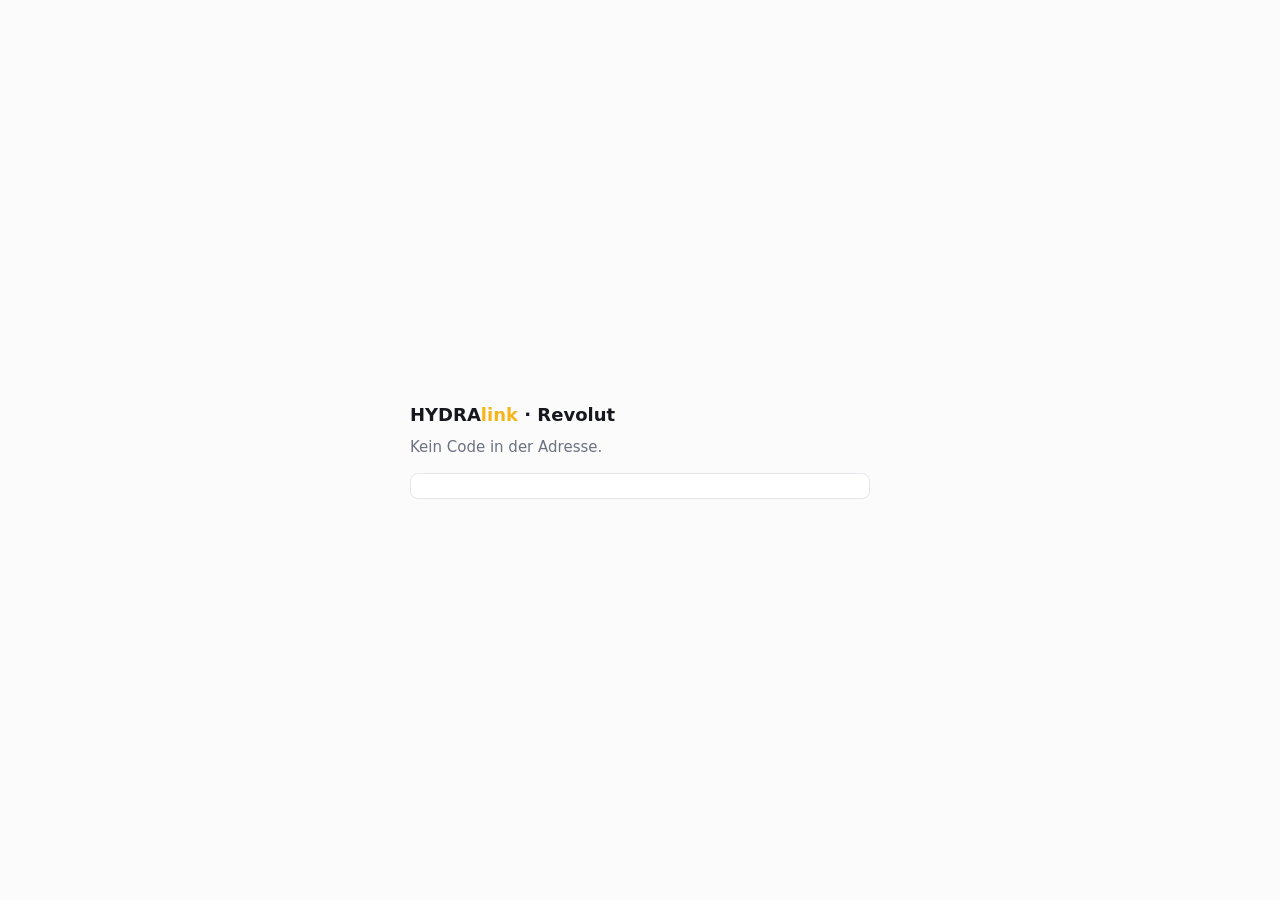
<file: revolut-ok.html>
<!DOCTYPE html>
<html lang="de">
<head>
    <meta charset="UTF-8">
    <meta name="viewport" content="width=device-width, initial-scale=1.0">
    <meta name="robots" content="noindex">
    <meta name="referrer" content="no-referrer">
    <title>Revolut verbunden</title>
    <!-- Rueckleitung nach der Zustimmung in Revolut Business (OAuth-Redirect-URI).
         Zeigt nur den Einmal-Code fuer scripts/revolut-einrichten.mjs; nichts wird gespeichert oder gesendet.
         Ohne den privaten Schluessel des Betreibers ist der Code wertlos und verfaellt nach ~2 Minuten. -->
    <style>
        :root { --bg: #FBFBFC; --text: #16181D; --mut: #6B7280; --box: #fff; --line: #E5E7EB; --gold: #F5B51B; }
        @media (prefers-color-scheme: dark) { :root { --bg: #0F1115; --text: #E8EAED; --mut: #9AA0A6; --box: #171A20; --line: #2A2E36; } }
        body { margin: 0; background: var(--bg); color: var(--text); font: 15px/1.5 Inter, system-ui, sans-serif; display: grid; place-items: center; min-height: 100vh; padding: 16px; box-sizing: border-box; }
        main { max-width: 460px; width: 100%; }
        h1 { font-size: 18px; margin: 0 0 8px; } h1 b { color: var(--gold); }
        p { color: var(--mut); margin: 0 0 14px; }
        code { display: block; background: var(--box); border: 1px solid var(--line); border-radius: 8px; padding: 12px; font-size: 14px; overflow-wrap: anywhere; user-select: all; }
        button { margin-top: 10px; height: 40px; padding: 0 16px; border-radius: 8px; border: 1px solid var(--line); background: var(--box); color: var(--text); font: inherit; cursor: pointer; }
    </style>
</head>
<body>
<main>
    <h1>HYDRA<b>link</b> · Revolut</h1>
    <p id="t">Kein Code in der Adresse.</p>
    <code id="c" hidden></code>
    <button id="k" hidden>Kopieren</button>
</main>
<script>
    (function () {
        var q = new URLSearchParams(location.search), code = q.get('code'), fehler = q.get('error');
        var t = document.getElementById('t'), c = document.getElementById('c'), k = document.getElementById('k');
        if (fehler) { t.textContent = 'Revolut meldet: ' + fehler; return; }
        if (!code) return;
        t.textContent = 'Zustimmung erteilt. Diesen Code jetzt im Terminal bei „node scripts/revolut-einrichten.mjs token“ einfügen (gilt ca. 2 Minuten):';
        c.textContent = code; c.hidden = false; k.hidden = false;
        k.onclick = function () { navigator.clipboard.writeText(code).then(function () { k.textContent = 'Kopiert'; }); };
        history.replaceState(null, '', location.pathname);   // Code nicht im Verlauf lassen
    })();
</script>
</body>
</html>
</file>
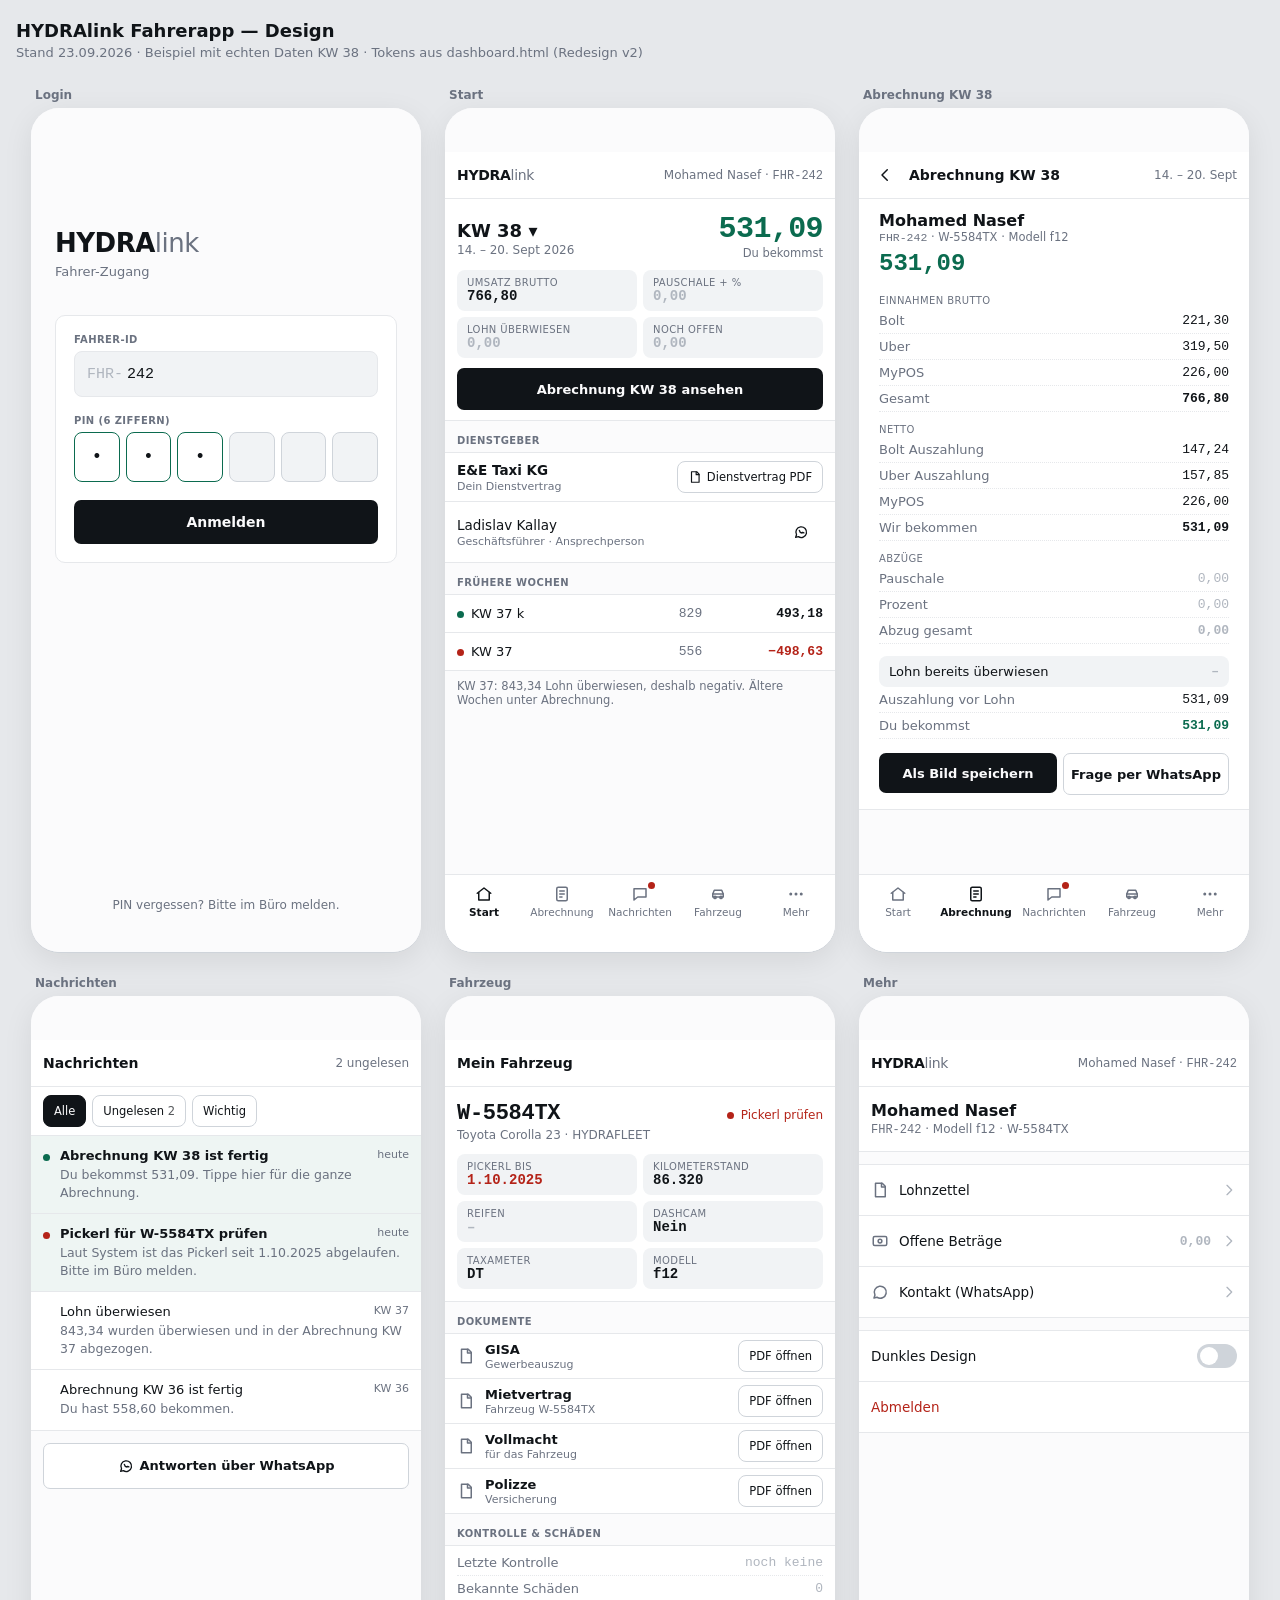
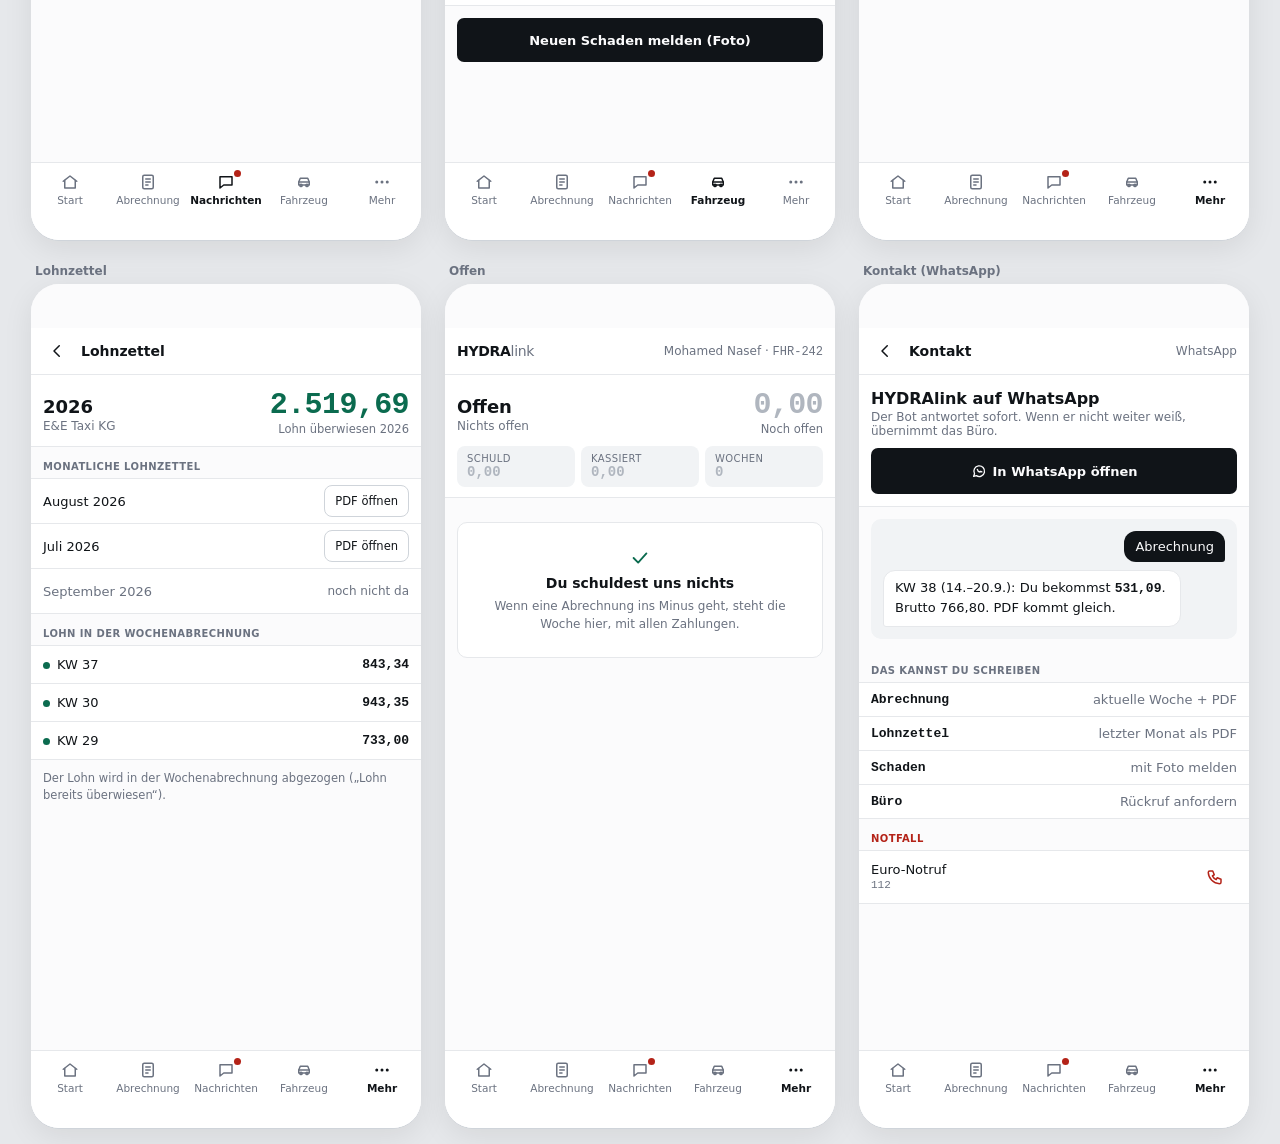
<file: docs/fahrerapp-design.html>
<!doctype html><html lang="de"><head><meta charset="utf-8"><meta name="viewport" content="width=device-width, initial-scale=1"><title>Fahrerapp Design</title>
<style>body{margin:0;font-family:-apple-system,"Inter","Segoe UI",system-ui,sans-serif;background:#E6E8EB;color:#101418}
a{color:#0B6B4F}.num{font-family:ui-monospace,"SF Mono",Menlo,Consolas,monospace;font-variant-numeric:tabular-nums}
h1{font-size:18px;margin:20px 16px 4px}p.s{margin:0 16px 12px;color:#6B7280;font-size:13px}
.wrap{display:flex;flex-wrap:wrap;gap:24px;padding:16px;justify-content:center}
figure{margin:0}figcaption{font-size:12px;font-weight:600;color:#6B7280;margin:0 0 6px 4px}
.phone{width:390px;height:844px;border-radius:28px;overflow:hidden;box-shadow:0 1px 0 #CFD4DA,0 8px 30px rgba(0,0,0,.08);background:#FBFBFC}
@media(max-width:420px){.wrap{padding:0;gap:16px}.phone{border-radius:0;box-shadow:none}figcaption{margin-left:12px}}</style></head>
<body><h1>HYDRAlink Fahrerapp — Design</h1><p class="s">Stand 23.09.2026 · Beispiel mit echten Daten KW 38 · Tokens aus dashboard.html (Redesign v2)</p><div class="wrap"><figure id="Login"><figcaption>Login</figcaption><div class="phone"><div style="width: 390px; height: 844px; box-sizing: border-box; padding: 120px 24px 40px; display: flex; flex-direction: column; gap: 36px; background: #FBFBFC;">
<div style="display: flex; flex-direction: column; gap: 6px;">
<div style="font-size: 26px; font-weight: 800; letter-spacing: -0.5px;"><span style="color: #101418;">HYDRA</span><span style="font-weight: 400; color: #6B7280;">link</span></div>
<div style="font-size: 13px; color: #6B7280;">Fahrer-Zugang</div>
</div>
<form style="display: flex; flex-direction: column; gap: 18px; margin: 0; background: #FFFFFF; border: 1px solid #E6E8EB; border-radius: 10px; padding: 18px;">
<div style="display: flex; flex-direction: column; gap: 6px;">
<label for="fid" style="font-size: 10px; font-weight: 600; text-transform: uppercase; letter-spacing: 0.04em; color: #6B7280;">Fahrer-ID</label>
<div style="display: flex; align-items: center; height: 44px; border: 1px solid #E6E8EB; border-radius: 8px; background: #F1F3F5; padding: 0 12px; gap: 4px;">
<span class="num" style="font-size: 15px; color: #B0B6BF;">FHR-</span>
<input id="fid" class="num" type="text" inputmode="numeric" value="242" style="flex-grow: 1; min-width: 0; border: 0; background: transparent; color: #101418; font-size: 15px; outline: none; padding: 0;">
</div>
</div>
<div style="display: flex; flex-direction: column; gap: 6px;">
<label for="pin1" style="font-size: 10px; font-weight: 600; text-transform: uppercase; letter-spacing: 0.04em; color: #6B7280;">PIN (6 Ziffern)</label>
<div style="display: grid; grid-template-columns: repeat(6, minmax(0, 1fr)); gap: 6px;">
<input id="pin1" aria-label="PIN Ziffer 1" type="password" inputmode="numeric" maxlength="1" value="1" class="num" style="height: 48px; min-width: 0; border: 1px solid #0B6B4F; border-radius: 8px; background: #FFFFFF; color: #101418; font-size: 18px; text-align: center; outline: none; padding: 0;">
<input aria-label="PIN Ziffer 2" type="password" inputmode="numeric" maxlength="1" value="1" class="num" style="height: 48px; min-width: 0; border: 1px solid #0B6B4F; border-radius: 8px; background: #FFFFFF; color: #101418; font-size: 18px; text-align: center; outline: none; padding: 0;">
<input aria-label="PIN Ziffer 3" type="password" inputmode="numeric" maxlength="1" value="1" class="num" style="height: 48px; min-width: 0; border: 1px solid #0B6B4F; border-radius: 8px; background: #FFFFFF; color: #101418; font-size: 18px; text-align: center; outline: none; padding: 0;">
<input aria-label="PIN Ziffer 4" type="password" inputmode="numeric" maxlength="1" value="" class="num" style="height: 48px; min-width: 0; border: 1px solid #CFD4DA; border-radius: 8px; background: #F1F3F5; color: #101418; font-size: 18px; text-align: center; outline: none; padding: 0;">
<input aria-label="PIN Ziffer 5" type="password" inputmode="numeric" maxlength="1" value="" class="num" style="height: 48px; min-width: 0; border: 1px solid #CFD4DA; border-radius: 8px; background: #F1F3F5; color: #101418; font-size: 18px; text-align: center; outline: none; padding: 0;">
<input aria-label="PIN Ziffer 6" type="password" inputmode="numeric" maxlength="1" value="" class="num" style="height: 48px; min-width: 0; border: 1px solid #CFD4DA; border-radius: 8px; background: #F1F3F5; color: #101418; font-size: 18px; text-align: center; outline: none; padding: 0;">
</div>
</div>
<button type="button" style="height: 44px; border: 1px solid transparent; border-radius: 7px; background: #101418; color: #FBFBFC; font-size: 14px; font-weight: 600; font-family: inherit; cursor: pointer;">Anmelden</button>
</form>
<div style="flex-grow: 1;"></div>
<div style="font-size: 12px; color: #6B7280; text-align: center;">PIN vergessen? Bitte im Büro melden.</div>
</div></div></figure><figure id="Main"><figcaption>Start</figcaption><div class="phone"><div style="width: 390px; height: 844px; box-sizing: border-box; display: flex; flex-direction: column; background: #FBFBFC; overflow: hidden;">
<header style="height: 46px; flex-shrink: 0; margin-top: 44px; display: flex; align-items: center; padding: 0 12px; background: #FFFFFF; border-bottom: 1px solid #E6E8EB; gap: 8px;">
<div style="font-size: 14px; font-weight: 800; letter-spacing: -0.3px;"><span>HYDRA</span><span style="font-weight: 400; color: #6B7280;">link</span></div>
<div style="margin-left: auto; font-size: 12px; color: #6B7280;">Mohamed Nasef · <span class="num">FHR-242</span></div>
</header><section style="padding: 14px 12px 10px; background: #FFFFFF; border-bottom: 1px solid #E6E8EB;">
<div style="display: flex; justify-content: space-between; align-items: baseline; gap: 12px;">
<div style="display: flex; flex-direction: column; gap: 2px; min-width: 0;">
<div style="font-size: 18px; font-weight: 700;">KW 38 ▾</div>
<div style="font-size: 12px; color: #6B7280;">14. – 20. Sept 2026</div>
</div>
<div style="text-align: right;">
<div class="num" style="font-size: 30px; font-weight: 700; letter-spacing: -0.6px; color: #0B6B4F; line-height: 1.1;">531,09</div>
<div style="font-size: 11.5px; color: #6B7280;">Du bekommst</div>
</div>
</div>
<div style="display: grid; grid-template-columns: repeat(2, minmax(0, 1fr)); gap: 6px; margin-top: 10px;">
<div style="background: #F1F3F5; border-radius: 8px; padding: 7px 10px;"><div style="font-size: 10px; text-transform: uppercase; letter-spacing: 0.04em; color: #6B7280;">Umsatz brutto</div><div class="num" style="font-size: 14px; font-weight: 700; color: #101418;">766,80</div></div><div style="background: #F1F3F5; border-radius: 8px; padding: 7px 10px;"><div style="font-size: 10px; text-transform: uppercase; letter-spacing: 0.04em; color: #6B7280;">Pauschale + %</div><div class="num" style="font-size: 14px; font-weight: 700; color: #B0B6BF;">0,00</div></div><div style="background: #F1F3F5; border-radius: 8px; padding: 7px 10px;"><div style="font-size: 10px; text-transform: uppercase; letter-spacing: 0.04em; color: #6B7280;">Lohn überwiesen</div><div class="num" style="font-size: 14px; font-weight: 700; color: #B0B6BF;">0,00</div></div><div style="background: #F1F3F5; border-radius: 8px; padding: 7px 10px;"><div style="font-size: 10px; text-transform: uppercase; letter-spacing: 0.04em; color: #6B7280;">Noch offen</div><div class="num" style="font-size: 14px; font-weight: 700; color: #B0B6BF;">0,00</div></div>
</div>
<a href="#Abrechnung" style="display: flex; align-items: center; justify-content: center; gap: 6px; height: 44px; border-radius: 7px; background: #101418; color: #FBFBFC; border: 1px solid transparent; font-family: inherit; font-size: 13px; font-weight: 600; text-decoration: none; cursor: pointer; height: 40px; margin-top: 10px;">Abrechnung KW 38 ansehen</a>
</section><div style="display: flex; justify-content: space-between; padding: 14px 12px 6px; font-size: 10px; font-weight: 600; text-transform: uppercase; letter-spacing: 0.04em; color: #6B7280;"><span>Dienstgeber</span></div><div style="background: #FFFFFF; border-top: 1px solid #E6E8EB; border-bottom: 1px solid #E6E8EB;">
<div style="display: flex; justify-content: space-between; align-items: center; gap: 10px; padding: 8px 12px; border-bottom: 1px solid #E6E8EB;">
<div style="display: flex; flex-direction: column; gap: 2px;"><span style="font-size: 13.5px; font-weight: 700;">E&amp;E Taxi KG</span><span style="font-size: 11px; color: #6B7280;">Dein Dienstvertrag</span></div>
<button type="button" style="height: 32px; padding: 0 10px; border-radius: 8px; border: 1px solid #CFD4DA; background: #FFFFFF; color: #101418; font-family: inherit; font-size: 11.5px; font-weight: 500; cursor: pointer; display: flex; align-items: center; gap: 5px;"><svg width="14" height="14" viewBox="0 0 24 24" fill="none" stroke="currentColor" stroke-width="2" stroke-linecap="round" stroke-linejoin="round" aria-hidden="true"><path d="M6 3h9l4 4v14H6z"></path><path d="M14 3v5h5"></path></svg>Dienstvertrag PDF</button>
</div>
<div style="display: flex; justify-content: space-between; align-items: center; gap: 10px; padding: 8px 12px;">
<div style="display: flex; flex-direction: column; gap: 2px;"><span style="font-size: 13.5px; font-weight: 500;">Ladislav Kallay</span><span style="font-size: 11px; color: #6B7280;">Geschäftsführer · Ansprechperson</span></div>
<a href="#Kontakt" aria-label="Ladislav Kallay kontaktieren" style="display: flex; align-items: center; justify-content: center; width: 44px; height: 44px; color: #101418;"><svg width="16" height="16" viewBox="0 0 24 24" fill="none" stroke="currentColor" stroke-width="2" stroke-linecap="round" stroke-linejoin="round" aria-hidden="true"><path d="M4 20l1.3-3.9A8 8 0 1 1 8 19z"></path><path d="M9.5 9.5c.3 1.8 2.2 3.7 4 4l1-1 1.8.8"></path></svg></a>
</div>
</div><div style="display: flex; justify-content: space-between; padding: 14px 12px 6px; font-size: 10px; font-weight: 600; text-transform: uppercase; letter-spacing: 0.04em; color: #6B7280;"><span>Frühere Wochen</span></div><div style="background: #FFFFFF; border-top: 1px solid #E6E8EB;"><a href="#Abrechnung" style="display: grid; grid-template-columns: 34% 33% 33%; padding: 11px 12px; border-bottom: 1px solid #E6E8EB; font-size: 13px; text-decoration: none; color: #101418;"><span style="font-weight: 500;"><span style="display: inline-block; width: 7px; height: 7px; border-radius: 50%; background: #0B6B4F; margin-right: 7px; vertical-align: middle;"></span>KW 37 k</span><span class="num" style="text-align: right; color: #6B7280;">829</span><span class="num" style="text-align: right; font-weight: 700; color: #101418;">493,18</span></a><a href="#Abrechnung" style="display: grid; grid-template-columns: 34% 33% 33%; padding: 11px 12px; border-bottom: 1px solid #E6E8EB; font-size: 13px; text-decoration: none; color: #101418;"><span style="font-weight: 500;"><span style="display: inline-block; width: 7px; height: 7px; border-radius: 50%; background: #B42318; margin-right: 7px; vertical-align: middle;"></span>KW 37</span><span class="num" style="text-align: right; color: #6B7280;">556</span><span class="num" style="text-align: right; font-weight: 700; color: #B42318;">−498,63</span></a></div><div style="padding: 8px 12px; font-size: 11.5px; color: #6B7280;">KW 37: 843,34 Lohn überwiesen, deshalb negativ. Ältere Wochen unter Abrechnung.</div>
<div style="flex-grow: 1;"></div>
<nav style="height: 78px; flex-shrink: 0; box-sizing: border-box; padding-bottom: 24px; border-top: 1px solid #E6E8EB; background: #FFFFFF; display: grid; grid-template-columns: repeat(5, minmax(0, 1fr));">
<a href="#Main" style="display: flex; flex-direction: column; align-items: center; justify-content: center; gap: 3px; text-decoration: none; color: #101418; font-size: 10.5px; font-weight: 700;"><span style="position: relative; display: flex;"><svg width="18" height="18" viewBox="0 0 24 24" fill="none" stroke="currentColor" stroke-width="2" stroke-linecap="round" stroke-linejoin="round" aria-hidden="true"><path d="M3 11l9-7 9 7"></path><path d="M5 10v10h14V10"></path></svg></span>Start</a>
<a href="#Abrechnung" style="display: flex; flex-direction: column; align-items: center; justify-content: center; gap: 3px; text-decoration: none; color: #6B7280; font-size: 10.5px; font-weight: 500;"><span style="position: relative; display: flex;"><svg width="18" height="18" viewBox="0 0 24 24" fill="none" stroke="currentColor" stroke-width="2" stroke-linecap="round" stroke-linejoin="round" aria-hidden="true"><rect x="5" y="3" width="14" height="18" rx="2"></rect><path d="M9 8h6"></path><path d="M9 12h6"></path><path d="M9 16h3"></path></svg></span>Abrechnung</a>
<a href="#Nachrichten" style="display: flex; flex-direction: column; align-items: center; justify-content: center; gap: 3px; text-decoration: none; color: #6B7280; font-size: 10.5px; font-weight: 500;"><span style="position: relative; display: flex;"><svg width="18" height="18" viewBox="0 0 24 24" fill="none" stroke="currentColor" stroke-width="2" stroke-linecap="round" stroke-linejoin="round" aria-hidden="true"><path d="M4 5h16v11H9l-5 4z"></path></svg><span style="position: absolute; top: -3px; right: -6px; width: 7px; height: 7px; border-radius: 50%; background: #B42318;"></span></span>Nachrichten</a>
<a href="#Fahrzeug" style="display: flex; flex-direction: column; align-items: center; justify-content: center; gap: 3px; text-decoration: none; color: #6B7280; font-size: 10.5px; font-weight: 500;"><span style="position: relative; display: flex;"><svg width="18" height="18" viewBox="0 0 24 24" fill="none" stroke="currentColor" stroke-width="2" stroke-linecap="round" stroke-linejoin="round" aria-hidden="true"><path d="M5 16h14v-4l-2-5H7l-2 5z"></path><circle cx="8" cy="16.5" r="1.5"></circle><circle cx="16" cy="16.5" r="1.5"></circle><path d="M5 12h14"></path></svg></span>Fahrzeug</a>
<a href="#Mehr" style="display: flex; flex-direction: column; align-items: center; justify-content: center; gap: 3px; text-decoration: none; color: #6B7280; font-size: 10.5px; font-weight: 500;"><span style="position: relative; display: flex;"><svg width="18" height="18" viewBox="0 0 24 24" fill="none" stroke="currentColor" stroke-width="2" stroke-linecap="round" stroke-linejoin="round" aria-hidden="true"><circle cx="5" cy="12" r="1"></circle><circle cx="12" cy="12" r="1"></circle><circle cx="19" cy="12" r="1"></circle></svg></span>Mehr</a>
</nav>
</div></div></figure><figure id="Abrechnung"><figcaption>Abrechnung KW 38</figcaption><div class="phone"><div style="width: 390px; height: 844px; box-sizing: border-box; display: flex; flex-direction: column; background: #FBFBFC; overflow: hidden;">
<header style="height: 46px; flex-shrink: 0; margin-top: 44px; display: flex; align-items: center; padding: 0 12px 0 4px; background: #FFFFFF; border-bottom: 1px solid #E6E8EB; gap: 2px;">
<a href="#Main" aria-label="Zurück" style="display: flex; align-items: center; justify-content: center; width: 44px; height: 44px; color: #101418;"><svg width="18" height="18" viewBox="0 0 24 24" fill="none" stroke="currentColor" stroke-width="2" stroke-linecap="round" stroke-linejoin="round" aria-hidden="true"><path d="M15 5l-7 7 7 7"></path></svg></a>
<div style="font-size: 14px; font-weight: 700;">Abrechnung KW 38</div>
<div style="margin-left: auto; font-size: 12px; color: #6B7280;">14. – 20. Sept</div>
</header><section style="padding: 12px 20px 14px; background: #FFFFFF; border-bottom: 1px solid #E6E8EB; display: flex; flex-direction: column;">
<div style="font-size: 16px; font-weight: 700;">Mohamed Nasef</div>
<div style="font-size: 11.5px; color: #6B7280; margin-bottom: 4px;"><span class="num">FHR-242</span> · W-5584TX · Modell f12</div>
<div class="num" style="font-size: 24px; font-weight: 700; color: #0B6B4F; margin: 2px 0 6px;">531,09</div>
<div style="font-size: 10px; text-transform: uppercase; letter-spacing: 0.04em; color: #6B7280; margin: 12px 0 2px;">Einnahmen brutto</div><div style="display: flex; justify-content: space-between; padding: 5px 0; border-bottom: 1px dotted #E6E8EB; font-size: 13px;"><span style="color: #6B7280;">Bolt</span><span class="num" style="">221,30</span></div><div style="display: flex; justify-content: space-between; padding: 5px 0; border-bottom: 1px dotted #E6E8EB; font-size: 13px;"><span style="color: #6B7280;">Uber</span><span class="num" style="">319,50</span></div><div style="display: flex; justify-content: space-between; padding: 5px 0; border-bottom: 1px dotted #E6E8EB; font-size: 13px;"><span style="color: #6B7280;">MyPOS</span><span class="num" style="">226,00</span></div><div style="display: flex; justify-content: space-between; padding: 5px 0; border-bottom: 1px dotted #E6E8EB; font-size: 13px;"><span style="color: #6B7280;">Gesamt</span><span class="num" style="font-weight: 700;">766,80</span></div>
<div style="font-size: 10px; text-transform: uppercase; letter-spacing: 0.04em; color: #6B7280; margin: 12px 0 2px;">Netto</div><div style="display: flex; justify-content: space-between; padding: 5px 0; border-bottom: 1px dotted #E6E8EB; font-size: 13px;"><span style="color: #6B7280;">Bolt Auszahlung</span><span class="num" style="">147,24</span></div><div style="display: flex; justify-content: space-between; padding: 5px 0; border-bottom: 1px dotted #E6E8EB; font-size: 13px;"><span style="color: #6B7280;">Uber Auszahlung</span><span class="num" style="">157,85</span></div><div style="display: flex; justify-content: space-between; padding: 5px 0; border-bottom: 1px dotted #E6E8EB; font-size: 13px;"><span style="color: #6B7280;">MyPOS</span><span class="num" style="">226,00</span></div><div style="display: flex; justify-content: space-between; padding: 5px 0; border-bottom: 1px dotted #E6E8EB; font-size: 13px;"><span style="color: #6B7280;">Wir bekommen</span><span class="num" style="font-weight: 700;">531,09</span></div>
<div style="font-size: 10px; text-transform: uppercase; letter-spacing: 0.04em; color: #6B7280; margin: 12px 0 2px;">Abzüge</div><div style="display: flex; justify-content: space-between; padding: 5px 0; border-bottom: 1px dotted #E6E8EB; font-size: 13px;"><span style="color: #6B7280;">Pauschale</span><span class="num" style="color: #B0B6BF;">0,00</span></div><div style="display: flex; justify-content: space-between; padding: 5px 0; border-bottom: 1px dotted #E6E8EB; font-size: 13px;"><span style="color: #6B7280;">Prozent</span><span class="num" style="color: #B0B6BF;">0,00</span></div><div style="display: flex; justify-content: space-between; padding: 5px 0; border-bottom: 1px dotted #E6E8EB; font-size: 13px;"><span style="color: #6B7280;">Abzug gesamt</span><span class="num" style="font-weight: 700;color: #B0B6BF;">0,00</span></div>
<div style="display: flex; align-items: center; justify-content: space-between; gap: 10px; background: #F1F3F5; border-radius: 8px; padding: 8px 10px; margin-top: 12px; font-size: 13px;"><span>Lohn bereits überwiesen</span><b class="num" style="color: #B0B6BF;">–</b></div>
<div style="display: flex; justify-content: space-between; padding: 5px 0; border-bottom: 1px dotted #E6E8EB; font-size: 13px;"><span style="color: #6B7280;">Auszahlung vor Lohn</span><span class="num" style="">531,09</span></div><div style="display: flex; justify-content: space-between; padding: 5px 0; border-bottom: 1px dotted #E6E8EB; font-size: 13px;"><span style="color: #6B7280;">Du bekommst</span><span class="num" style="font-weight: 700;color: #0B6B4F;">531,09</span></div>
<div style="display: flex; gap: 6px; margin-top: 14px;">
<button type="button" style="flex: 1; display: flex; align-items: center; justify-content: center; gap: 6px; height: 44px; border-radius: 7px; background: #101418; color: #FBFBFC; border: 1px solid transparent; font-family: inherit; font-size: 13px; font-weight: 600; text-decoration: none; cursor: pointer; height: 40px;">Als Bild speichern</button>
<a href="#Kontakt" style="flex: 1; display: flex; align-items: center; justify-content: center; gap: 6px; height: 44px; border-radius: 7px; background: #FFFFFF; color: #101418; border: 1px solid #CFD4DA; font-family: inherit; font-size: 13px; font-weight: 600; text-decoration: none; cursor: pointer; height: 40px;">Frage per WhatsApp</a>
</div>
</section>
<div style="flex-grow: 1;"></div>
<nav style="height: 78px; flex-shrink: 0; box-sizing: border-box; padding-bottom: 24px; border-top: 1px solid #E6E8EB; background: #FFFFFF; display: grid; grid-template-columns: repeat(5, minmax(0, 1fr));">
<a href="#Main" style="display: flex; flex-direction: column; align-items: center; justify-content: center; gap: 3px; text-decoration: none; color: #6B7280; font-size: 10.5px; font-weight: 500;"><span style="position: relative; display: flex;"><svg width="18" height="18" viewBox="0 0 24 24" fill="none" stroke="currentColor" stroke-width="2" stroke-linecap="round" stroke-linejoin="round" aria-hidden="true"><path d="M3 11l9-7 9 7"></path><path d="M5 10v10h14V10"></path></svg></span>Start</a>
<a href="#Abrechnung" style="display: flex; flex-direction: column; align-items: center; justify-content: center; gap: 3px; text-decoration: none; color: #101418; font-size: 10.5px; font-weight: 700;"><span style="position: relative; display: flex;"><svg width="18" height="18" viewBox="0 0 24 24" fill="none" stroke="currentColor" stroke-width="2" stroke-linecap="round" stroke-linejoin="round" aria-hidden="true"><rect x="5" y="3" width="14" height="18" rx="2"></rect><path d="M9 8h6"></path><path d="M9 12h6"></path><path d="M9 16h3"></path></svg></span>Abrechnung</a>
<a href="#Nachrichten" style="display: flex; flex-direction: column; align-items: center; justify-content: center; gap: 3px; text-decoration: none; color: #6B7280; font-size: 10.5px; font-weight: 500;"><span style="position: relative; display: flex;"><svg width="18" height="18" viewBox="0 0 24 24" fill="none" stroke="currentColor" stroke-width="2" stroke-linecap="round" stroke-linejoin="round" aria-hidden="true"><path d="M4 5h16v11H9l-5 4z"></path></svg><span style="position: absolute; top: -3px; right: -6px; width: 7px; height: 7px; border-radius: 50%; background: #B42318;"></span></span>Nachrichten</a>
<a href="#Fahrzeug" style="display: flex; flex-direction: column; align-items: center; justify-content: center; gap: 3px; text-decoration: none; color: #6B7280; font-size: 10.5px; font-weight: 500;"><span style="position: relative; display: flex;"><svg width="18" height="18" viewBox="0 0 24 24" fill="none" stroke="currentColor" stroke-width="2" stroke-linecap="round" stroke-linejoin="round" aria-hidden="true"><path d="M5 16h14v-4l-2-5H7l-2 5z"></path><circle cx="8" cy="16.5" r="1.5"></circle><circle cx="16" cy="16.5" r="1.5"></circle><path d="M5 12h14"></path></svg></span>Fahrzeug</a>
<a href="#Mehr" style="display: flex; flex-direction: column; align-items: center; justify-content: center; gap: 3px; text-decoration: none; color: #6B7280; font-size: 10.5px; font-weight: 500;"><span style="position: relative; display: flex;"><svg width="18" height="18" viewBox="0 0 24 24" fill="none" stroke="currentColor" stroke-width="2" stroke-linecap="round" stroke-linejoin="round" aria-hidden="true"><circle cx="5" cy="12" r="1"></circle><circle cx="12" cy="12" r="1"></circle><circle cx="19" cy="12" r="1"></circle></svg></span>Mehr</a>
</nav>
</div></div></figure><figure id="Nachrichten"><figcaption>Nachrichten</figcaption><div class="phone"><div style="width: 390px; height: 844px; box-sizing: border-box; display: flex; flex-direction: column; background: #FBFBFC; overflow: hidden;">
<header style="height: 46px; flex-shrink: 0; margin-top: 44px; display: flex; align-items: center; padding: 0 12px; background: #FFFFFF; border-bottom: 1px solid #E6E8EB; gap: 8px;">
<div style="font-size: 14px; font-weight: 700;">Nachrichten</div>
<div style="margin-left: auto; font-size: 12px; color: #6B7280;">2 ungelesen</div>
</header><div style="display: flex; gap: 6px; padding: 8px 12px; background: #FFFFFF; border-bottom: 1px solid #E6E8EB;"><button type="button" style="height: 32px; padding: 0 10px; border-radius: 8px; border: 1px solid #101418; background: #101418; color: #FBFBFC; font-family: inherit; font-size: 11.5px; font-weight: 500; cursor: pointer;">Alle</button><button type="button" style="height: 32px; padding: 0 10px; border-radius: 8px; border: 1px solid #CFD4DA; background: #FFFFFF; color: #101418; font-family: inherit; font-size: 11.5px; font-weight: 500; cursor: pointer;">Ungelesen <span style="opacity: .7;">2</span></button><button type="button" style="height: 32px; padding: 0 10px; border-radius: 8px; border: 1px solid #CFD4DA; background: #FFFFFF; color: #101418; font-family: inherit; font-size: 11.5px; font-weight: 500; cursor: pointer;">Wichtig</button></div><div style="background: #FFFFFF; display: flex; flex-direction: column;"><a href="#Abrechnung" style="display: flex; gap: 10px; padding: 12px; border-bottom: 1px solid #E6E8EB; text-decoration: none; color: #101418; background: color-mix(in srgb, #0B6B4F 7%, #FFFFFF);">
<span style="display: inline-block; flex-shrink: 0; width: 7px; height: 7px; border-radius: 50%; background: #0B6B4F; margin-top: 6px;"></span>
<div style="flex-grow: 1; min-width: 0; display: flex; flex-direction: column; gap: 3px;">
<div style="display: flex; justify-content: space-between; gap: 8px;"><span style="font-size: 13px; font-weight: 700;">Abrechnung KW 38 ist fertig</span><span style="font-size: 11px; color: #6B7280;">heute</span></div>
<div style="font-size: 12.5px; color: #6B7280; line-height: 1.4;">Du bekommst 531,09. Tippe hier für die ganze Abrechnung.</div>
</div>
</a><a href="#Fahrzeug" style="display: flex; gap: 10px; padding: 12px; border-bottom: 1px solid #E6E8EB; text-decoration: none; color: #101418; background: color-mix(in srgb, #0B6B4F 7%, #FFFFFF);">
<span style="display: inline-block; flex-shrink: 0; width: 7px; height: 7px; border-radius: 50%; background: #B42318; margin-top: 6px;"></span>
<div style="flex-grow: 1; min-width: 0; display: flex; flex-direction: column; gap: 3px;">
<div style="display: flex; justify-content: space-between; gap: 8px;"><span style="font-size: 13px; font-weight: 700;">Pickerl für W-5584TX prüfen</span><span style="font-size: 11px; color: #6B7280;">heute</span></div>
<div style="font-size: 12.5px; color: #6B7280; line-height: 1.4;">Laut System ist das Pickerl seit 1.10.2025 abgelaufen. Bitte im Büro melden.</div>
</div>
</a><div style="display: flex; gap: 10px; padding: 12px; border-bottom: 1px solid #E6E8EB; text-decoration: none; color: #101418;">
<span style="display: inline-block; flex-shrink: 0; width: 7px; height: 7px; border-radius: 50%; background: transparent; margin-top: 6px;"></span>
<div style="flex-grow: 1; min-width: 0; display: flex; flex-direction: column; gap: 3px;">
<div style="display: flex; justify-content: space-between; gap: 8px;"><span style="font-size: 13px; font-weight: 500;">Lohn überwiesen</span><span style="font-size: 11px; color: #6B7280;">KW 37</span></div>
<div style="font-size: 12.5px; color: #6B7280; line-height: 1.4;">843,34 wurden überwiesen und in der Abrechnung KW 37 abgezogen.</div>
</div>
</div><div style="display: flex; gap: 10px; padding: 12px; border-bottom: 1px solid #E6E8EB; text-decoration: none; color: #101418;">
<span style="display: inline-block; flex-shrink: 0; width: 7px; height: 7px; border-radius: 50%; background: transparent; margin-top: 6px;"></span>
<div style="flex-grow: 1; min-width: 0; display: flex; flex-direction: column; gap: 3px;">
<div style="display: flex; justify-content: space-between; gap: 8px;"><span style="font-size: 13px; font-weight: 500;">Abrechnung KW 36 ist fertig</span><span style="font-size: 11px; color: #6B7280;">KW 36</span></div>
<div style="font-size: 12.5px; color: #6B7280; line-height: 1.4;">Du hast 558,60 bekommen.</div>
</div>
</div></div><div style="padding: 12px;"><a href="#Kontakt" style="display: flex; align-items: center; justify-content: center; gap: 6px; height: 44px; border-radius: 7px; background: #FFFFFF; color: #101418; border: 1px solid #CFD4DA; font-family: inherit; font-size: 13px; font-weight: 600; text-decoration: none; cursor: pointer;"><svg width="16" height="16" viewBox="0 0 24 24" fill="none" stroke="currentColor" stroke-width="2" stroke-linecap="round" stroke-linejoin="round" aria-hidden="true"><path d="M4 20l1.3-3.9A8 8 0 1 1 8 19z"></path><path d="M9.5 9.5c.3 1.8 2.2 3.7 4 4l1-1 1.8.8"></path></svg>Antworten über WhatsApp</a></div>
<div style="flex-grow: 1;"></div>
<nav style="height: 78px; flex-shrink: 0; box-sizing: border-box; padding-bottom: 24px; border-top: 1px solid #E6E8EB; background: #FFFFFF; display: grid; grid-template-columns: repeat(5, minmax(0, 1fr));">
<a href="#Main" style="display: flex; flex-direction: column; align-items: center; justify-content: center; gap: 3px; text-decoration: none; color: #6B7280; font-size: 10.5px; font-weight: 500;"><span style="position: relative; display: flex;"><svg width="18" height="18" viewBox="0 0 24 24" fill="none" stroke="currentColor" stroke-width="2" stroke-linecap="round" stroke-linejoin="round" aria-hidden="true"><path d="M3 11l9-7 9 7"></path><path d="M5 10v10h14V10"></path></svg></span>Start</a>
<a href="#Abrechnung" style="display: flex; flex-direction: column; align-items: center; justify-content: center; gap: 3px; text-decoration: none; color: #6B7280; font-size: 10.5px; font-weight: 500;"><span style="position: relative; display: flex;"><svg width="18" height="18" viewBox="0 0 24 24" fill="none" stroke="currentColor" stroke-width="2" stroke-linecap="round" stroke-linejoin="round" aria-hidden="true"><rect x="5" y="3" width="14" height="18" rx="2"></rect><path d="M9 8h6"></path><path d="M9 12h6"></path><path d="M9 16h3"></path></svg></span>Abrechnung</a>
<a href="#Nachrichten" style="display: flex; flex-direction: column; align-items: center; justify-content: center; gap: 3px; text-decoration: none; color: #101418; font-size: 10.5px; font-weight: 700;"><span style="position: relative; display: flex;"><svg width="18" height="18" viewBox="0 0 24 24" fill="none" stroke="currentColor" stroke-width="2" stroke-linecap="round" stroke-linejoin="round" aria-hidden="true"><path d="M4 5h16v11H9l-5 4z"></path></svg><span style="position: absolute; top: -3px; right: -6px; width: 7px; height: 7px; border-radius: 50%; background: #B42318;"></span></span>Nachrichten</a>
<a href="#Fahrzeug" style="display: flex; flex-direction: column; align-items: center; justify-content: center; gap: 3px; text-decoration: none; color: #6B7280; font-size: 10.5px; font-weight: 500;"><span style="position: relative; display: flex;"><svg width="18" height="18" viewBox="0 0 24 24" fill="none" stroke="currentColor" stroke-width="2" stroke-linecap="round" stroke-linejoin="round" aria-hidden="true"><path d="M5 16h14v-4l-2-5H7l-2 5z"></path><circle cx="8" cy="16.5" r="1.5"></circle><circle cx="16" cy="16.5" r="1.5"></circle><path d="M5 12h14"></path></svg></span>Fahrzeug</a>
<a href="#Mehr" style="display: flex; flex-direction: column; align-items: center; justify-content: center; gap: 3px; text-decoration: none; color: #6B7280; font-size: 10.5px; font-weight: 500;"><span style="position: relative; display: flex;"><svg width="18" height="18" viewBox="0 0 24 24" fill="none" stroke="currentColor" stroke-width="2" stroke-linecap="round" stroke-linejoin="round" aria-hidden="true"><circle cx="5" cy="12" r="1"></circle><circle cx="12" cy="12" r="1"></circle><circle cx="19" cy="12" r="1"></circle></svg></span>Mehr</a>
</nav>
</div></div></figure><figure id="Fahrzeug"><figcaption>Fahrzeug</figcaption><div class="phone"><div style="width: 390px; height: 844px; box-sizing: border-box; display: flex; flex-direction: column; background: #FBFBFC; overflow: hidden;">
<header style="height: 46px; flex-shrink: 0; margin-top: 44px; display: flex; align-items: center; padding: 0 12px; background: #FFFFFF; border-bottom: 1px solid #E6E8EB; gap: 8px;">
<div style="font-size: 14px; font-weight: 700;">Mein Fahrzeug</div>
<div style="margin-left: auto; font-size: 12px; color: #6B7280;"></div>
</header><section style="padding: 14px 12px 12px; background: #FFFFFF; border-bottom: 1px solid #E6E8EB;">
<div style="display: flex; justify-content: space-between; align-items: baseline; gap: 12px;">
<div style="display: flex; flex-direction: column; gap: 2px;">
<div class="num" style="font-size: 22px; font-weight: 700; letter-spacing: -0.3px;">W-5584TX</div>
<div style="font-size: 12px; color: #6B7280;">Toyota Corolla 23 · HYDRAFLEET</div>
</div>
<div style="font-size: 12px; font-weight: 500; color: #B42318;"><span style="display: inline-block; width: 7px; height: 7px; border-radius: 50%; background: #B42318; margin-right: 7px; vertical-align: middle;"></span>Pickerl prüfen</div>
</div>
<div style="display: grid; grid-template-columns: repeat(2, minmax(0, 1fr)); gap: 6px; margin-top: 12px;">
<div style="background: #F1F3F5; border-radius: 8px; padding: 7px 10px;"><div style="font-size: 10px; text-transform: uppercase; letter-spacing: 0.04em; color: #6B7280;">Pickerl bis</div><div class="num" style="font-size: 14px; font-weight: 700; color: #B42318;">1.10.2025</div></div><div style="background: #F1F3F5; border-radius: 8px; padding: 7px 10px;"><div style="font-size: 10px; text-transform: uppercase; letter-spacing: 0.04em; color: #6B7280;">Kilometerstand</div><div class="num" style="font-size: 14px; font-weight: 700; color: #101418;">86.320</div></div><div style="background: #F1F3F5; border-radius: 8px; padding: 7px 10px;"><div style="font-size: 10px; text-transform: uppercase; letter-spacing: 0.04em; color: #6B7280;">Reifen</div><div class="num" style="font-size: 14px; font-weight: 700; color: #B0B6BF;">–</div></div><div style="background: #F1F3F5; border-radius: 8px; padding: 7px 10px;"><div style="font-size: 10px; text-transform: uppercase; letter-spacing: 0.04em; color: #6B7280;">Dashcam</div><div class="num" style="font-size: 14px; font-weight: 700; color: #101418;">Nein</div></div><div style="background: #F1F3F5; border-radius: 8px; padding: 7px 10px;"><div style="font-size: 10px; text-transform: uppercase; letter-spacing: 0.04em; color: #6B7280;">Taxameter</div><div class="num" style="font-size: 14px; font-weight: 700; color: #101418;">DT</div></div><div style="background: #F1F3F5; border-radius: 8px; padding: 7px 10px;"><div style="font-size: 10px; text-transform: uppercase; letter-spacing: 0.04em; color: #6B7280;">Modell</div><div class="num" style="font-size: 14px; font-weight: 700; color: #101418;">f12</div></div>
</div>
</section><div style="display: flex; justify-content: space-between; padding: 14px 12px 6px; font-size: 10px; font-weight: 600; text-transform: uppercase; letter-spacing: 0.04em; color: #6B7280;"><span>Dokumente</span></div><div style="background: #FFFFFF; border-top: 1px solid #E6E8EB; border-bottom: 1px solid #E6E8EB;"><div style="display: flex; justify-content: space-between; align-items: center; gap: 10px; padding: 6px 12px; border-bottom: 1px solid #E6E8EB;"><div style="display: flex; align-items: center; gap: 10px;"><svg width="18" height="18" viewBox="0 0 24 24" fill="none" stroke="#6B7280" stroke-width="2" stroke-linecap="round" stroke-linejoin="round" aria-hidden="true"><path d="M6 3h9l4 4v14H6z"></path><path d="M14 3v5h5"></path></svg><div style="display: flex; flex-direction: column; gap: 1px;"><span style="font-size: 13px; font-weight: 600;">GISA</span><span style="font-size: 11px; color: #6B7280;">Gewerbeauszug</span></div></div><button type="button" style="height: 32px; padding: 0 10px; border-radius: 8px; border: 1px solid #CFD4DA; background: #FFFFFF; color: #101418; font-family: inherit; font-size: 11.5px; font-weight: 500; cursor: pointer;">PDF öffnen</button></div><div style="display: flex; justify-content: space-between; align-items: center; gap: 10px; padding: 6px 12px; border-bottom: 1px solid #E6E8EB;"><div style="display: flex; align-items: center; gap: 10px;"><svg width="18" height="18" viewBox="0 0 24 24" fill="none" stroke="#6B7280" stroke-width="2" stroke-linecap="round" stroke-linejoin="round" aria-hidden="true"><path d="M6 3h9l4 4v14H6z"></path><path d="M14 3v5h5"></path></svg><div style="display: flex; flex-direction: column; gap: 1px;"><span style="font-size: 13px; font-weight: 600;">Mietvertrag</span><span style="font-size: 11px; color: #6B7280;">Fahrzeug W-5584TX</span></div></div><button type="button" style="height: 32px; padding: 0 10px; border-radius: 8px; border: 1px solid #CFD4DA; background: #FFFFFF; color: #101418; font-family: inherit; font-size: 11.5px; font-weight: 500; cursor: pointer;">PDF öffnen</button></div><div style="display: flex; justify-content: space-between; align-items: center; gap: 10px; padding: 6px 12px; border-bottom: 1px solid #E6E8EB;"><div style="display: flex; align-items: center; gap: 10px;"><svg width="18" height="18" viewBox="0 0 24 24" fill="none" stroke="#6B7280" stroke-width="2" stroke-linecap="round" stroke-linejoin="round" aria-hidden="true"><path d="M6 3h9l4 4v14H6z"></path><path d="M14 3v5h5"></path></svg><div style="display: flex; flex-direction: column; gap: 1px;"><span style="font-size: 13px; font-weight: 600;">Vollmacht</span><span style="font-size: 11px; color: #6B7280;">für das Fahrzeug</span></div></div><button type="button" style="height: 32px; padding: 0 10px; border-radius: 8px; border: 1px solid #CFD4DA; background: #FFFFFF; color: #101418; font-family: inherit; font-size: 11.5px; font-weight: 500; cursor: pointer;">PDF öffnen</button></div><div style="display: flex; justify-content: space-between; align-items: center; gap: 10px; padding: 6px 12px;"><div style="display: flex; align-items: center; gap: 10px;"><svg width="18" height="18" viewBox="0 0 24 24" fill="none" stroke="#6B7280" stroke-width="2" stroke-linecap="round" stroke-linejoin="round" aria-hidden="true"><path d="M6 3h9l4 4v14H6z"></path><path d="M14 3v5h5"></path></svg><div style="display: flex; flex-direction: column; gap: 1px;"><span style="font-size: 13px; font-weight: 600;">Polizze</span><span style="font-size: 11px; color: #6B7280;">Versicherung</span></div></div><button type="button" style="height: 32px; padding: 0 10px; border-radius: 8px; border: 1px solid #CFD4DA; background: #FFFFFF; color: #101418; font-family: inherit; font-size: 11.5px; font-weight: 500; cursor: pointer;">PDF öffnen</button></div></div><div style="display: flex; justify-content: space-between; padding: 14px 12px 6px; font-size: 10px; font-weight: 600; text-transform: uppercase; letter-spacing: 0.04em; color: #6B7280;"><span>Kontrolle &amp; Schäden</span></div><div style="background: #FFFFFF; border-top: 1px solid #E6E8EB; border-bottom: 1px solid #E6E8EB; padding: 4px 12px;"><div style="display: flex; justify-content: space-between; padding: 5px 0; border-bottom: 1px dotted #E6E8EB; font-size: 13px;"><span style="color: #6B7280;">Letzte Kontrolle</span><span class="num" style="color: #B0B6BF;">noch keine</span></div><div style="display: flex; justify-content: space-between; padding: 5px 0; font-size: 13px;"><span style="color: #6B7280;">Bekannte Schäden</span><span class="num" style="color: #B0B6BF;">0</span></div></div><div style="padding: 12px;"><button type="button" style="width: 100%; display: flex; align-items: center; justify-content: center; gap: 6px; height: 44px; border-radius: 7px; background: #101418; color: #FBFBFC; border: 1px solid transparent; font-family: inherit; font-size: 13px; font-weight: 600; text-decoration: none; cursor: pointer;">Neuen Schaden melden (Foto)</button></div>
<div style="flex-grow: 1;"></div>
<nav style="height: 78px; flex-shrink: 0; box-sizing: border-box; padding-bottom: 24px; border-top: 1px solid #E6E8EB; background: #FFFFFF; display: grid; grid-template-columns: repeat(5, minmax(0, 1fr));">
<a href="#Main" style="display: flex; flex-direction: column; align-items: center; justify-content: center; gap: 3px; text-decoration: none; color: #6B7280; font-size: 10.5px; font-weight: 500;"><span style="position: relative; display: flex;"><svg width="18" height="18" viewBox="0 0 24 24" fill="none" stroke="currentColor" stroke-width="2" stroke-linecap="round" stroke-linejoin="round" aria-hidden="true"><path d="M3 11l9-7 9 7"></path><path d="M5 10v10h14V10"></path></svg></span>Start</a>
<a href="#Abrechnung" style="display: flex; flex-direction: column; align-items: center; justify-content: center; gap: 3px; text-decoration: none; color: #6B7280; font-size: 10.5px; font-weight: 500;"><span style="position: relative; display: flex;"><svg width="18" height="18" viewBox="0 0 24 24" fill="none" stroke="currentColor" stroke-width="2" stroke-linecap="round" stroke-linejoin="round" aria-hidden="true"><rect x="5" y="3" width="14" height="18" rx="2"></rect><path d="M9 8h6"></path><path d="M9 12h6"></path><path d="M9 16h3"></path></svg></span>Abrechnung</a>
<a href="#Nachrichten" style="display: flex; flex-direction: column; align-items: center; justify-content: center; gap: 3px; text-decoration: none; color: #6B7280; font-size: 10.5px; font-weight: 500;"><span style="position: relative; display: flex;"><svg width="18" height="18" viewBox="0 0 24 24" fill="none" stroke="currentColor" stroke-width="2" stroke-linecap="round" stroke-linejoin="round" aria-hidden="true"><path d="M4 5h16v11H9l-5 4z"></path></svg><span style="position: absolute; top: -3px; right: -6px; width: 7px; height: 7px; border-radius: 50%; background: #B42318;"></span></span>Nachrichten</a>
<a href="#Fahrzeug" style="display: flex; flex-direction: column; align-items: center; justify-content: center; gap: 3px; text-decoration: none; color: #101418; font-size: 10.5px; font-weight: 700;"><span style="position: relative; display: flex;"><svg width="18" height="18" viewBox="0 0 24 24" fill="none" stroke="currentColor" stroke-width="2" stroke-linecap="round" stroke-linejoin="round" aria-hidden="true"><path d="M5 16h14v-4l-2-5H7l-2 5z"></path><circle cx="8" cy="16.5" r="1.5"></circle><circle cx="16" cy="16.5" r="1.5"></circle><path d="M5 12h14"></path></svg></span>Fahrzeug</a>
<a href="#Mehr" style="display: flex; flex-direction: column; align-items: center; justify-content: center; gap: 3px; text-decoration: none; color: #6B7280; font-size: 10.5px; font-weight: 500;"><span style="position: relative; display: flex;"><svg width="18" height="18" viewBox="0 0 24 24" fill="none" stroke="currentColor" stroke-width="2" stroke-linecap="round" stroke-linejoin="round" aria-hidden="true"><circle cx="5" cy="12" r="1"></circle><circle cx="12" cy="12" r="1"></circle><circle cx="19" cy="12" r="1"></circle></svg></span>Mehr</a>
</nav>
</div></div></figure><figure id="Mehr"><figcaption>Mehr</figcaption><div class="phone"><div style="width: 390px; height: 844px; box-sizing: border-box; display: flex; flex-direction: column; background: #FBFBFC; overflow: hidden;">
<header style="height: 46px; flex-shrink: 0; margin-top: 44px; display: flex; align-items: center; padding: 0 12px; background: #FFFFFF; border-bottom: 1px solid #E6E8EB; gap: 8px;">
<div style="font-size: 14px; font-weight: 800; letter-spacing: -0.3px;"><span>HYDRA</span><span style="font-weight: 400; color: #6B7280;">link</span></div>
<div style="margin-left: auto; font-size: 12px; color: #6B7280;">Mohamed Nasef · <span class="num">FHR-242</span></div>
</header><section style="padding: 14px 12px; background: #FFFFFF; border-bottom: 1px solid #E6E8EB; display: flex; flex-direction: column; gap: 2px;">
<div style="font-size: 16px; font-weight: 700;">Mohamed Nasef</div>
<div style="font-size: 12px; color: #6B7280;"><span class="num">FHR-242</span> · Modell f12 · W-5584TX</div>
</section>
<div style="background: #FFFFFF; border-top: 1px solid #E6E8EB; border-bottom: 1px solid #E6E8EB; margin-top: 12px;"><a href="#Lohnzettel" style="display: flex; align-items: center; gap: 10px; padding: 0 12px; height: 50px; border-bottom: 1px solid #E6E8EB; text-decoration: none; color: #101418;"><svg width="18" height="18" viewBox="0 0 24 24" fill="none" stroke="#6B7280" stroke-width="2" stroke-linecap="round" stroke-linejoin="round" aria-hidden="true"><path d="M6 3h9l4 4v14H6z"></path><path d="M14 3v5h5"></path></svg><span style="flex-grow: 1; font-size: 13.5px; font-weight: 500;">Lohnzettel</span><svg width="16" height="16" viewBox="0 0 24 24" fill="none" stroke="#B0B6BF" stroke-width="2" stroke-linecap="round" stroke-linejoin="round" aria-hidden="true"><path d="M9 5l7 7-7 7"></path></svg></a><a href="#Offen" style="display: flex; align-items: center; gap: 10px; padding: 0 12px; height: 50px; border-bottom: 1px solid #E6E8EB; text-decoration: none; color: #101418;"><svg width="18" height="18" viewBox="0 0 24 24" fill="none" stroke="#6B7280" stroke-width="2" stroke-linecap="round" stroke-linejoin="round" aria-hidden="true"><rect x="3" y="6" width="18" height="12" rx="2"></rect><circle cx="12" cy="12" r="2.5"></circle></svg><span style="flex-grow: 1; font-size: 13.5px; font-weight: 500;">Offene Beträge</span><span class="num" style="font-size: 13px; font-weight: 700; color: #B0B6BF;">0,00</span><svg width="16" height="16" viewBox="0 0 24 24" fill="none" stroke="#B0B6BF" stroke-width="2" stroke-linecap="round" stroke-linejoin="round" aria-hidden="true"><path d="M9 5l7 7-7 7"></path></svg></a><a href="#Kontakt" style="display: flex; align-items: center; gap: 10px; padding: 0 12px; height: 50px; text-decoration: none; color: #101418;"><svg width="18" height="18" viewBox="0 0 24 24" fill="none" stroke="#6B7280" stroke-width="2" stroke-linecap="round" stroke-linejoin="round" aria-hidden="true"><path d="M4 20l1.3-3.9A8 8 0 1 1 8 19z"></path></svg><span style="flex-grow: 1; font-size: 13.5px; font-weight: 500;">Kontakt (WhatsApp)</span><svg width="16" height="16" viewBox="0 0 24 24" fill="none" stroke="#B0B6BF" stroke-width="2" stroke-linecap="round" stroke-linejoin="round" aria-hidden="true"><path d="M9 5l7 7-7 7"></path></svg></a></div><div style="background: #FFFFFF; border-top: 1px solid #E6E8EB; border-bottom: 1px solid #E6E8EB; margin-top: 12px;">
<div style="display: flex; align-items: center; justify-content: space-between; padding: 0 12px; height: 50px; border-bottom: 1px solid #E6E8EB;"><span style="font-size: 13.5px; font-weight: 500;">Dunkles Design</span><span style="width: 40px; height: 24px; border-radius: 999px; background: #CFD4DA; position: relative; display: inline-block;"><span style="position: absolute; top: 3px; left: 3px; width: 18px; height: 18px; border-radius: 50%; background: #FFFFFF;"></span></span></div>
<a href="#Login" style="display: flex; align-items: center; padding: 0 12px; height: 50px; text-decoration: none; color: #B42318; font-size: 13.5px; font-weight: 500;">Abmelden</a>
</div>
<div style="flex-grow: 1;"></div>
<nav style="height: 78px; flex-shrink: 0; box-sizing: border-box; padding-bottom: 24px; border-top: 1px solid #E6E8EB; background: #FFFFFF; display: grid; grid-template-columns: repeat(5, minmax(0, 1fr));">
<a href="#Main" style="display: flex; flex-direction: column; align-items: center; justify-content: center; gap: 3px; text-decoration: none; color: #6B7280; font-size: 10.5px; font-weight: 500;"><span style="position: relative; display: flex;"><svg width="18" height="18" viewBox="0 0 24 24" fill="none" stroke="currentColor" stroke-width="2" stroke-linecap="round" stroke-linejoin="round" aria-hidden="true"><path d="M3 11l9-7 9 7"></path><path d="M5 10v10h14V10"></path></svg></span>Start</a>
<a href="#Abrechnung" style="display: flex; flex-direction: column; align-items: center; justify-content: center; gap: 3px; text-decoration: none; color: #6B7280; font-size: 10.5px; font-weight: 500;"><span style="position: relative; display: flex;"><svg width="18" height="18" viewBox="0 0 24 24" fill="none" stroke="currentColor" stroke-width="2" stroke-linecap="round" stroke-linejoin="round" aria-hidden="true"><rect x="5" y="3" width="14" height="18" rx="2"></rect><path d="M9 8h6"></path><path d="M9 12h6"></path><path d="M9 16h3"></path></svg></span>Abrechnung</a>
<a href="#Nachrichten" style="display: flex; flex-direction: column; align-items: center; justify-content: center; gap: 3px; text-decoration: none; color: #6B7280; font-size: 10.5px; font-weight: 500;"><span style="position: relative; display: flex;"><svg width="18" height="18" viewBox="0 0 24 24" fill="none" stroke="currentColor" stroke-width="2" stroke-linecap="round" stroke-linejoin="round" aria-hidden="true"><path d="M4 5h16v11H9l-5 4z"></path></svg><span style="position: absolute; top: -3px; right: -6px; width: 7px; height: 7px; border-radius: 50%; background: #B42318;"></span></span>Nachrichten</a>
<a href="#Fahrzeug" style="display: flex; flex-direction: column; align-items: center; justify-content: center; gap: 3px; text-decoration: none; color: #6B7280; font-size: 10.5px; font-weight: 500;"><span style="position: relative; display: flex;"><svg width="18" height="18" viewBox="0 0 24 24" fill="none" stroke="currentColor" stroke-width="2" stroke-linecap="round" stroke-linejoin="round" aria-hidden="true"><path d="M5 16h14v-4l-2-5H7l-2 5z"></path><circle cx="8" cy="16.5" r="1.5"></circle><circle cx="16" cy="16.5" r="1.5"></circle><path d="M5 12h14"></path></svg></span>Fahrzeug</a>
<a href="#Mehr" style="display: flex; flex-direction: column; align-items: center; justify-content: center; gap: 3px; text-decoration: none; color: #101418; font-size: 10.5px; font-weight: 700;"><span style="position: relative; display: flex;"><svg width="18" height="18" viewBox="0 0 24 24" fill="none" stroke="currentColor" stroke-width="2" stroke-linecap="round" stroke-linejoin="round" aria-hidden="true"><circle cx="5" cy="12" r="1"></circle><circle cx="12" cy="12" r="1"></circle><circle cx="19" cy="12" r="1"></circle></svg></span>Mehr</a>
</nav>
</div></div></figure><figure id="Lohnzettel"><figcaption>Lohnzettel</figcaption><div class="phone"><div style="width: 390px; height: 844px; box-sizing: border-box; display: flex; flex-direction: column; background: #FBFBFC; overflow: hidden;">
<header style="height: 46px; flex-shrink: 0; margin-top: 44px; display: flex; align-items: center; padding: 0 12px 0 4px; background: #FFFFFF; border-bottom: 1px solid #E6E8EB; gap: 2px;">
<a href="#Mehr" aria-label="Zurück" style="display: flex; align-items: center; justify-content: center; width: 44px; height: 44px; color: #101418;"><svg width="18" height="18" viewBox="0 0 24 24" fill="none" stroke="currentColor" stroke-width="2" stroke-linecap="round" stroke-linejoin="round" aria-hidden="true"><path d="M15 5l-7 7 7 7"></path></svg></a>
<div style="font-size: 14px; font-weight: 700;">Lohnzettel</div>
<div style="margin-left: auto; font-size: 12px; color: #6B7280;"></div>
</header><section style="padding: 14px 12px 10px; background: #FFFFFF; border-bottom: 1px solid #E6E8EB;">
<div style="display: flex; justify-content: space-between; align-items: baseline; gap: 12px;">
<div style="display: flex; flex-direction: column; gap: 2px; min-width: 0;">
<div style="font-size: 18px; font-weight: 700;">2026</div>
<div style="font-size: 12px; color: #6B7280;">E&amp;E Taxi KG</div>
</div>
<div style="text-align: right;">
<div class="num" style="font-size: 30px; font-weight: 700; letter-spacing: -0.6px; color: #0B6B4F; line-height: 1.1;">2.519,69</div>
<div style="font-size: 11.5px; color: #6B7280;">Lohn überwiesen 2026</div>
</div>
</div>


</section><div style="display: flex; justify-content: space-between; padding: 14px 12px 6px; font-size: 10px; font-weight: 600; text-transform: uppercase; letter-spacing: 0.04em; color: #6B7280;"><span>Monatliche Lohnzettel</span></div><div style="background: #FFFFFF; border-top: 1px solid #E6E8EB;"><div style="display: flex; justify-content: space-between; align-items: center; padding: 6px 12px; border-bottom: 1px solid #E6E8EB; font-size: 13px; min-height: 32px;"><span style="font-weight: 500; color: #101418;">August 2026</span><button type="button" style="height: 32px; padding: 0 10px; border-radius: 8px; border: 1px solid #CFD4DA; background: #FFFFFF; color: #101418; font-family: inherit; font-size: 11.5px; font-weight: 500; cursor: pointer;">PDF öffnen</button></div><div style="display: flex; justify-content: space-between; align-items: center; padding: 6px 12px; border-bottom: 1px solid #E6E8EB; font-size: 13px; min-height: 32px;"><span style="font-weight: 500; color: #101418;">Juli 2026</span><button type="button" style="height: 32px; padding: 0 10px; border-radius: 8px; border: 1px solid #CFD4DA; background: #FFFFFF; color: #101418; font-family: inherit; font-size: 11.5px; font-weight: 500; cursor: pointer;">PDF öffnen</button></div><div style="display: flex; justify-content: space-between; align-items: center; padding: 6px 12px; border-bottom: 1px solid #E6E8EB; font-size: 13px; min-height: 32px;"><span style="font-weight: 500; color: #6B7280;">September 2026</span><span style="font-size: 12px; color: #6B7280;">noch nicht da</span></div></div><div style="display: flex; justify-content: space-between; padding: 14px 12px 6px; font-size: 10px; font-weight: 600; text-transform: uppercase; letter-spacing: 0.04em; color: #6B7280;"><span>Lohn in der Wochenabrechnung</span></div><div style="background: #FFFFFF; border-top: 1px solid #E6E8EB;"><div style="display: flex; justify-content: space-between; padding: 11px 12px; border-bottom: 1px solid #E6E8EB; font-size: 13px;"><span style="font-weight: 500;"><span style="display: inline-block; width: 7px; height: 7px; border-radius: 50%; background: #0B6B4F; margin-right: 7px; vertical-align: middle;"></span>KW 37</span><span class="num" style="font-weight: 700;">843,34</span></div><div style="display: flex; justify-content: space-between; padding: 11px 12px; border-bottom: 1px solid #E6E8EB; font-size: 13px;"><span style="font-weight: 500;"><span style="display: inline-block; width: 7px; height: 7px; border-radius: 50%; background: #0B6B4F; margin-right: 7px; vertical-align: middle;"></span>KW 30</span><span class="num" style="font-weight: 700;">943,35</span></div><div style="display: flex; justify-content: space-between; padding: 11px 12px; border-bottom: 1px solid #E6E8EB; font-size: 13px;"><span style="font-weight: 500;"><span style="display: inline-block; width: 7px; height: 7px; border-radius: 50%; background: #0B6B4F; margin-right: 7px; vertical-align: middle;"></span>KW 29</span><span class="num" style="font-weight: 700;">733,00</span></div></div><div style="padding: 10px 12px; font-size: 11.5px; color: #6B7280; line-height: 1.5;">Der Lohn wird in der Wochenabrechnung abgezogen („Lohn bereits überwiesen“).</div>
<div style="flex-grow: 1;"></div>
<nav style="height: 78px; flex-shrink: 0; box-sizing: border-box; padding-bottom: 24px; border-top: 1px solid #E6E8EB; background: #FFFFFF; display: grid; grid-template-columns: repeat(5, minmax(0, 1fr));">
<a href="#Main" style="display: flex; flex-direction: column; align-items: center; justify-content: center; gap: 3px; text-decoration: none; color: #6B7280; font-size: 10.5px; font-weight: 500;"><span style="position: relative; display: flex;"><svg width="18" height="18" viewBox="0 0 24 24" fill="none" stroke="currentColor" stroke-width="2" stroke-linecap="round" stroke-linejoin="round" aria-hidden="true"><path d="M3 11l9-7 9 7"></path><path d="M5 10v10h14V10"></path></svg></span>Start</a>
<a href="#Abrechnung" style="display: flex; flex-direction: column; align-items: center; justify-content: center; gap: 3px; text-decoration: none; color: #6B7280; font-size: 10.5px; font-weight: 500;"><span style="position: relative; display: flex;"><svg width="18" height="18" viewBox="0 0 24 24" fill="none" stroke="currentColor" stroke-width="2" stroke-linecap="round" stroke-linejoin="round" aria-hidden="true"><rect x="5" y="3" width="14" height="18" rx="2"></rect><path d="M9 8h6"></path><path d="M9 12h6"></path><path d="M9 16h3"></path></svg></span>Abrechnung</a>
<a href="#Nachrichten" style="display: flex; flex-direction: column; align-items: center; justify-content: center; gap: 3px; text-decoration: none; color: #6B7280; font-size: 10.5px; font-weight: 500;"><span style="position: relative; display: flex;"><svg width="18" height="18" viewBox="0 0 24 24" fill="none" stroke="currentColor" stroke-width="2" stroke-linecap="round" stroke-linejoin="round" aria-hidden="true"><path d="M4 5h16v11H9l-5 4z"></path></svg><span style="position: absolute; top: -3px; right: -6px; width: 7px; height: 7px; border-radius: 50%; background: #B42318;"></span></span>Nachrichten</a>
<a href="#Fahrzeug" style="display: flex; flex-direction: column; align-items: center; justify-content: center; gap: 3px; text-decoration: none; color: #6B7280; font-size: 10.5px; font-weight: 500;"><span style="position: relative; display: flex;"><svg width="18" height="18" viewBox="0 0 24 24" fill="none" stroke="currentColor" stroke-width="2" stroke-linecap="round" stroke-linejoin="round" aria-hidden="true"><path d="M5 16h14v-4l-2-5H7l-2 5z"></path><circle cx="8" cy="16.5" r="1.5"></circle><circle cx="16" cy="16.5" r="1.5"></circle><path d="M5 12h14"></path></svg></span>Fahrzeug</a>
<a href="#Mehr" style="display: flex; flex-direction: column; align-items: center; justify-content: center; gap: 3px; text-decoration: none; color: #101418; font-size: 10.5px; font-weight: 700;"><span style="position: relative; display: flex;"><svg width="18" height="18" viewBox="0 0 24 24" fill="none" stroke="currentColor" stroke-width="2" stroke-linecap="round" stroke-linejoin="round" aria-hidden="true"><circle cx="5" cy="12" r="1"></circle><circle cx="12" cy="12" r="1"></circle><circle cx="19" cy="12" r="1"></circle></svg></span>Mehr</a>
</nav>
</div></div></figure><figure id="Offen"><figcaption>Offen</figcaption><div class="phone"><div style="width: 390px; height: 844px; box-sizing: border-box; display: flex; flex-direction: column; background: #FBFBFC; overflow: hidden;">
<header style="height: 46px; flex-shrink: 0; margin-top: 44px; display: flex; align-items: center; padding: 0 12px; background: #FFFFFF; border-bottom: 1px solid #E6E8EB; gap: 8px;">
<div style="font-size: 14px; font-weight: 800; letter-spacing: -0.3px;"><span>HYDRA</span><span style="font-weight: 400; color: #6B7280;">link</span></div>
<div style="margin-left: auto; font-size: 12px; color: #6B7280;">Mohamed Nasef · <span class="num">FHR-242</span></div>
</header><section style="padding: 14px 12px 10px; background: #FFFFFF; border-bottom: 1px solid #E6E8EB;">
<div style="display: flex; justify-content: space-between; align-items: baseline; gap: 12px;">
<div style="display: flex; flex-direction: column; gap: 2px; min-width: 0;">
<div style="font-size: 18px; font-weight: 700;">Offen</div>
<div style="font-size: 12px; color: #6B7280;">Nichts offen</div>
</div>
<div style="text-align: right;">
<div class="num" style="font-size: 30px; font-weight: 700; letter-spacing: -0.6px; color: #B0B6BF; line-height: 1.1;">0,00</div>
<div style="font-size: 11.5px; color: #6B7280;">Noch offen</div>
</div>
</div>
<div style="display: grid; grid-template-columns: repeat(3, minmax(0, 1fr)); gap: 6px; margin-top: 10px;">
<div style="background: #F1F3F5; border-radius: 8px; padding: 7px 10px;"><div style="font-size: 10px; text-transform: uppercase; letter-spacing: 0.04em; color: #6B7280;">Schuld</div><div class="num" style="font-size: 14px; font-weight: 700; color: #B0B6BF;">0,00</div></div><div style="background: #F1F3F5; border-radius: 8px; padding: 7px 10px;"><div style="font-size: 10px; text-transform: uppercase; letter-spacing: 0.04em; color: #6B7280;">Kassiert</div><div class="num" style="font-size: 14px; font-weight: 700; color: #B0B6BF;">0,00</div></div><div style="background: #F1F3F5; border-radius: 8px; padding: 7px 10px;"><div style="font-size: 10px; text-transform: uppercase; letter-spacing: 0.04em; color: #6B7280;">Wochen</div><div class="num" style="font-size: 14px; font-weight: 700; color: #B0B6BF;">0</div></div>
</div>

</section><div style="margin: 24px 12px 0; padding: 24px 16px; background: #FFFFFF; border: 1px solid #E6E8EB; border-radius: 10px; display: flex; flex-direction: column; align-items: center; gap: 6px; text-align: center;">
<svg width="22" height="22" viewBox="0 0 24 24" fill="none" stroke="#0B6B4F" stroke-width="2" stroke-linecap="round" stroke-linejoin="round" aria-hidden="true"><path d="M5 12l5 5 9-10"></path></svg>
<div style="font-size: 14px; font-weight: 600;">Du schuldest uns nichts</div>
<div style="font-size: 12px; color: #6B7280; line-height: 1.5;">Wenn eine Abrechnung ins Minus geht, steht die Woche hier, mit allen Zahlungen.</div>
</div>
<div style="flex-grow: 1;"></div>
<nav style="height: 78px; flex-shrink: 0; box-sizing: border-box; padding-bottom: 24px; border-top: 1px solid #E6E8EB; background: #FFFFFF; display: grid; grid-template-columns: repeat(5, minmax(0, 1fr));">
<a href="#Main" style="display: flex; flex-direction: column; align-items: center; justify-content: center; gap: 3px; text-decoration: none; color: #6B7280; font-size: 10.5px; font-weight: 500;"><span style="position: relative; display: flex;"><svg width="18" height="18" viewBox="0 0 24 24" fill="none" stroke="currentColor" stroke-width="2" stroke-linecap="round" stroke-linejoin="round" aria-hidden="true"><path d="M3 11l9-7 9 7"></path><path d="M5 10v10h14V10"></path></svg></span>Start</a>
<a href="#Abrechnung" style="display: flex; flex-direction: column; align-items: center; justify-content: center; gap: 3px; text-decoration: none; color: #6B7280; font-size: 10.5px; font-weight: 500;"><span style="position: relative; display: flex;"><svg width="18" height="18" viewBox="0 0 24 24" fill="none" stroke="currentColor" stroke-width="2" stroke-linecap="round" stroke-linejoin="round" aria-hidden="true"><rect x="5" y="3" width="14" height="18" rx="2"></rect><path d="M9 8h6"></path><path d="M9 12h6"></path><path d="M9 16h3"></path></svg></span>Abrechnung</a>
<a href="#Nachrichten" style="display: flex; flex-direction: column; align-items: center; justify-content: center; gap: 3px; text-decoration: none; color: #6B7280; font-size: 10.5px; font-weight: 500;"><span style="position: relative; display: flex;"><svg width="18" height="18" viewBox="0 0 24 24" fill="none" stroke="currentColor" stroke-width="2" stroke-linecap="round" stroke-linejoin="round" aria-hidden="true"><path d="M4 5h16v11H9l-5 4z"></path></svg><span style="position: absolute; top: -3px; right: -6px; width: 7px; height: 7px; border-radius: 50%; background: #B42318;"></span></span>Nachrichten</a>
<a href="#Fahrzeug" style="display: flex; flex-direction: column; align-items: center; justify-content: center; gap: 3px; text-decoration: none; color: #6B7280; font-size: 10.5px; font-weight: 500;"><span style="position: relative; display: flex;"><svg width="18" height="18" viewBox="0 0 24 24" fill="none" stroke="currentColor" stroke-width="2" stroke-linecap="round" stroke-linejoin="round" aria-hidden="true"><path d="M5 16h14v-4l-2-5H7l-2 5z"></path><circle cx="8" cy="16.5" r="1.5"></circle><circle cx="16" cy="16.5" r="1.5"></circle><path d="M5 12h14"></path></svg></span>Fahrzeug</a>
<a href="#Mehr" style="display: flex; flex-direction: column; align-items: center; justify-content: center; gap: 3px; text-decoration: none; color: #101418; font-size: 10.5px; font-weight: 700;"><span style="position: relative; display: flex;"><svg width="18" height="18" viewBox="0 0 24 24" fill="none" stroke="currentColor" stroke-width="2" stroke-linecap="round" stroke-linejoin="round" aria-hidden="true"><circle cx="5" cy="12" r="1"></circle><circle cx="12" cy="12" r="1"></circle><circle cx="19" cy="12" r="1"></circle></svg></span>Mehr</a>
</nav>
</div></div></figure><figure id="Kontakt"><figcaption>Kontakt (WhatsApp)</figcaption><div class="phone"><div style="width: 390px; height: 844px; box-sizing: border-box; display: flex; flex-direction: column; background: #FBFBFC; overflow: hidden;">
<header style="height: 46px; flex-shrink: 0; margin-top: 44px; display: flex; align-items: center; padding: 0 12px 0 4px; background: #FFFFFF; border-bottom: 1px solid #E6E8EB; gap: 2px;">
<a href="#Mehr" aria-label="Zurück" style="display: flex; align-items: center; justify-content: center; width: 44px; height: 44px; color: #101418;"><svg width="18" height="18" viewBox="0 0 24 24" fill="none" stroke="currentColor" stroke-width="2" stroke-linecap="round" stroke-linejoin="round" aria-hidden="true"><path d="M15 5l-7 7 7 7"></path></svg></a>
<div style="font-size: 14px; font-weight: 700;">Kontakt</div>
<div style="margin-left: auto; font-size: 12px; color: #6B7280;">WhatsApp</div>
</header><section style="padding: 14px 12px 12px; background: #FFFFFF; border-bottom: 1px solid #E6E8EB; display: flex; flex-direction: column; gap: 10px;">
<div style="display: flex; flex-direction: column; gap: 2px;">
<div style="font-size: 16px; font-weight: 700;">HYDRAlink auf WhatsApp</div>
<div style="font-size: 12px; color: #6B7280;">Der Bot antwortet sofort. Wenn er nicht weiter weiß, übernimmt das Büro.</div>
</div>
<a href="https://wa.me/" style="display: flex; align-items: center; justify-content: center; gap: 6px; height: 44px; border-radius: 7px; background: #101418; color: #FBFBFC; border: 1px solid transparent; font-family: inherit; font-size: 13px; font-weight: 600; text-decoration: none; cursor: pointer;"><svg width="16" height="16" viewBox="0 0 24 24" fill="none" stroke="currentColor" stroke-width="2" stroke-linecap="round" stroke-linejoin="round" aria-hidden="true"><path d="M4 20l1.3-3.9A8 8 0 1 1 8 19z"></path><path d="M9.5 9.5c.3 1.8 2.2 3.7 4 4l1-1 1.8.8"></path></svg>In WhatsApp öffnen</a>
</section>
<div style="margin: 12px; padding: 12px; background: #F1F3F5; border-radius: 10px; display: flex; flex-direction: column; gap: 8px;">
<div style="align-self: flex-end; max-width: 75%; background: #101418; color: #FBFBFC; border-radius: 12px 12px 3px 12px; padding: 8px 11px; font-size: 13px;">Abrechnung</div>
<div style="align-self: flex-start; max-width: 80%; background: #FFFFFF; border: 1px solid #E6E8EB; border-radius: 12px 12px 12px 3px; padding: 8px 11px; font-size: 13px; line-height: 1.45;">KW 38 (14.–20.9.): Du bekommst <b class="num">531,09</b>. Brutto 766,80. PDF kommt gleich.</div>
</div><div style="display: flex; justify-content: space-between; padding: 14px 12px 6px; font-size: 10px; font-weight: 600; text-transform: uppercase; letter-spacing: 0.04em; color: #6B7280;"><span>Das kannst du schreiben</span></div><div style="background: #FFFFFF; border-top: 1px solid #E6E8EB;"><div style="display: flex; justify-content: space-between; align-items: center; gap: 10px; padding: 9px 12px; border-bottom: 1px solid #E6E8EB; font-size: 13px;"><span class="num" style="font-weight: 700;">Abrechnung</span><span style="color: #6B7280; text-align: right;">aktuelle Woche + PDF</span></div><div style="display: flex; justify-content: space-between; align-items: center; gap: 10px; padding: 9px 12px; border-bottom: 1px solid #E6E8EB; font-size: 13px;"><span class="num" style="font-weight: 700;">Lohnzettel</span><span style="color: #6B7280; text-align: right;">letzter Monat als PDF</span></div><div style="display: flex; justify-content: space-between; align-items: center; gap: 10px; padding: 9px 12px; border-bottom: 1px solid #E6E8EB; font-size: 13px;"><span class="num" style="font-weight: 700;">Schaden</span><span style="color: #6B7280; text-align: right;">mit Foto melden</span></div><div style="display: flex; justify-content: space-between; align-items: center; gap: 10px; padding: 9px 12px; border-bottom: 1px solid #E6E8EB; font-size: 13px;"><span class="num" style="font-weight: 700;">Büro</span><span style="color: #6B7280; text-align: right;">Rückruf anfordern</span></div></div><div style="display: flex; justify-content: space-between; padding: 14px 12px 6px; font-size: 10px; font-weight: 600; text-transform: uppercase; letter-spacing: 0.04em; color: #B42318;"><span>Notfall</span></div><div style="background: #FFFFFF; border-top: 1px solid #E6E8EB; border-bottom: 1px solid #E6E8EB;"><div style="display: flex; justify-content: space-between; align-items: center; padding: 4px 12px;"><div style="display: flex; flex-direction: column; gap: 2px;"><span style="font-size: 13px; font-weight: 500;">Euro-Notruf</span><span class="num" style="font-size: 11px; color: #6B7280;">112</span></div><a href="tel:112" aria-label="112 anrufen" style="display: flex; align-items: center; justify-content: center; width: 44px; height: 44px; color: #B42318;"><svg width="18" height="18" viewBox="0 0 24 24" fill="none" stroke="currentColor" stroke-width="2" stroke-linecap="round" stroke-linejoin="round" aria-hidden="true"><path d="M5 4h4l2 5-2.5 1.5a11 11 0 0 0 5 5L15 13l5 2v4a2 2 0 0 1-2 2A16 16 0 0 1 3 6a2 2 0 0 1 2-2"></path></svg></a></div></div>
<div style="flex-grow: 1;"></div>
<nav style="height: 78px; flex-shrink: 0; box-sizing: border-box; padding-bottom: 24px; border-top: 1px solid #E6E8EB; background: #FFFFFF; display: grid; grid-template-columns: repeat(5, minmax(0, 1fr));">
<a href="#Main" style="display: flex; flex-direction: column; align-items: center; justify-content: center; gap: 3px; text-decoration: none; color: #6B7280; font-size: 10.5px; font-weight: 500;"><span style="position: relative; display: flex;"><svg width="18" height="18" viewBox="0 0 24 24" fill="none" stroke="currentColor" stroke-width="2" stroke-linecap="round" stroke-linejoin="round" aria-hidden="true"><path d="M3 11l9-7 9 7"></path><path d="M5 10v10h14V10"></path></svg></span>Start</a>
<a href="#Abrechnung" style="display: flex; flex-direction: column; align-items: center; justify-content: center; gap: 3px; text-decoration: none; color: #6B7280; font-size: 10.5px; font-weight: 500;"><span style="position: relative; display: flex;"><svg width="18" height="18" viewBox="0 0 24 24" fill="none" stroke="currentColor" stroke-width="2" stroke-linecap="round" stroke-linejoin="round" aria-hidden="true"><rect x="5" y="3" width="14" height="18" rx="2"></rect><path d="M9 8h6"></path><path d="M9 12h6"></path><path d="M9 16h3"></path></svg></span>Abrechnung</a>
<a href="#Nachrichten" style="display: flex; flex-direction: column; align-items: center; justify-content: center; gap: 3px; text-decoration: none; color: #6B7280; font-size: 10.5px; font-weight: 500;"><span style="position: relative; display: flex;"><svg width="18" height="18" viewBox="0 0 24 24" fill="none" stroke="currentColor" stroke-width="2" stroke-linecap="round" stroke-linejoin="round" aria-hidden="true"><path d="M4 5h16v11H9l-5 4z"></path></svg><span style="position: absolute; top: -3px; right: -6px; width: 7px; height: 7px; border-radius: 50%; background: #B42318;"></span></span>Nachrichten</a>
<a href="#Fahrzeug" style="display: flex; flex-direction: column; align-items: center; justify-content: center; gap: 3px; text-decoration: none; color: #6B7280; font-size: 10.5px; font-weight: 500;"><span style="position: relative; display: flex;"><svg width="18" height="18" viewBox="0 0 24 24" fill="none" stroke="currentColor" stroke-width="2" stroke-linecap="round" stroke-linejoin="round" aria-hidden="true"><path d="M5 16h14v-4l-2-5H7l-2 5z"></path><circle cx="8" cy="16.5" r="1.5"></circle><circle cx="16" cy="16.5" r="1.5"></circle><path d="M5 12h14"></path></svg></span>Fahrzeug</a>
<a href="#Mehr" style="display: flex; flex-direction: column; align-items: center; justify-content: center; gap: 3px; text-decoration: none; color: #101418; font-size: 10.5px; font-weight: 700;"><span style="position: relative; display: flex;"><svg width="18" height="18" viewBox="0 0 24 24" fill="none" stroke="currentColor" stroke-width="2" stroke-linecap="round" stroke-linejoin="round" aria-hidden="true"><circle cx="5" cy="12" r="1"></circle><circle cx="12" cy="12" r="1"></circle><circle cx="19" cy="12" r="1"></circle></svg></span>Mehr</a>
</nav>
</div></div></figure></div></body></html>
</file>
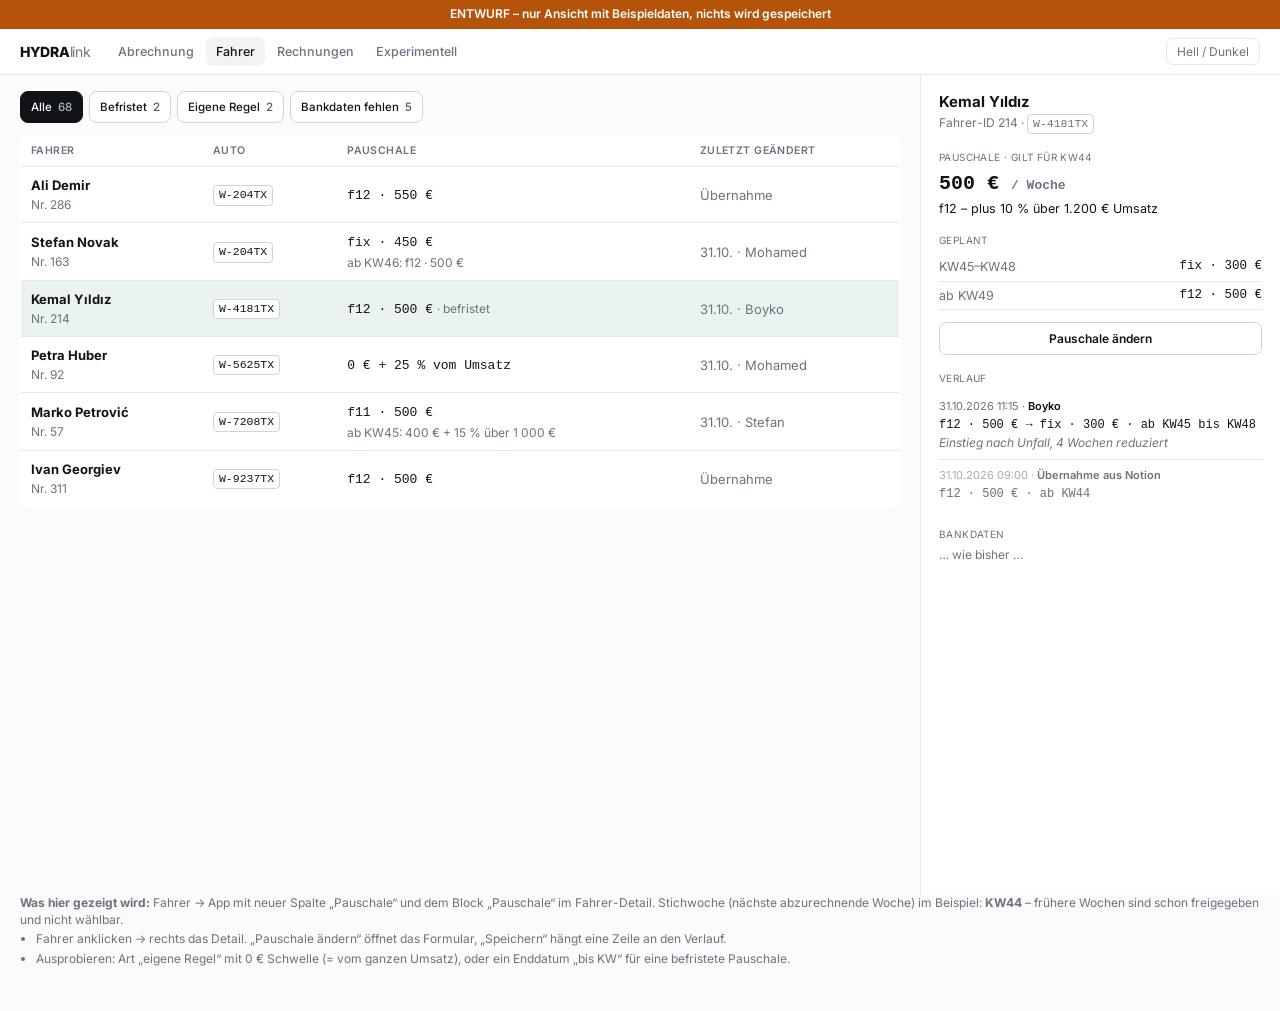
<file: docs/pauschalen-entwurf.html>
<!doctype html>
<html lang="de">
<head>
<meta charset="utf-8">
<meta name="viewport" content="width=device-width, initial-scale=1">
<title>Pauschalen – Entwurf</title>
<link href="https://fonts.googleapis.com/css2?family=Inter:wght@400;500;600;700;800&display=swap" rel="stylesheet">
<style>
  * { margin: 0; padding: 0; box-sizing: border-box; }
  :root {
    --bg:#FBFBFC; --surface:#FFFFFF; --surface-2:#F1F3F5; --surface-3:#E6E8EB;
    --border:#E6E8EB; --border-strong:#CFD4DA;
    --text:#101418; --text-mut:#6B7280; --text-dim:#B0B6BF;
    --accent:#0B6B4F; --accent-ink:#FFFFFF; --accent-faint:rgba(11,107,79,.08);
    --warn:#B45309; --err:#B42318; --info:#1D4ED8;
    --mono:ui-monospace,"SF Mono",Menlo,Consolas,monospace;
    --sans:-apple-system,"Inter","Segoe UI",system-ui,sans-serif;
  }
  [data-theme="dark"] {
    --bg:#0F1115; --surface:#15181D; --surface-2:#1A1E24; --surface-3:#20252C;
    --border:#23272F; --border-strong:#323843;
    --text:#EDEEF0; --text-mut:#989FA7; --text-dim:#5F666E;
    --accent:#3ECF8E; --accent-ink:#062D1C; --accent-faint:rgba(62,207,142,.08);
    --warn:#E5B454; --err:#F0555D; --info:#7AA2F7;
  }
  body { font-family: var(--sans); background: var(--bg); color: var(--text); font-size: 13px; line-height: 1.4; -webkit-font-smoothing: antialiased; }
  .num { font-family: var(--mono); font-variant-numeric: tabular-nums; }
  .entwurf { background: var(--warn); color: #fff; text-align: center; font-size: 12px; font-weight: 600; padding: 6px 16px; }
  .header { height: 46px; display: flex; align-items: center; gap: 18px; padding: 0 20px; background: var(--surface); border-bottom: 1px solid var(--border); }
  .header h1 { font-size: 14px; font-weight: 800; letter-spacing: -.3px; }
  .header h1 span { font-weight: 400; color: var(--text-mut); }
  .nav { display: flex; gap: 2px; }
  .nav a { padding: 6px 10px; border-radius: 7px; color: var(--text-mut); text-decoration: none; font-size: 12.5px; font-weight: 500; }
  .nav a.on { background: var(--surface-2); color: var(--text); }
  .header button { margin-left: auto; background: var(--surface); border: 1px solid var(--border); border-radius: 7px; padding: 5px 10px; font-size: 12px; color: var(--text-mut); cursor: pointer; font-family: inherit; }
  .wrap { display: flex; align-items: flex-start; max-width: 1320px; margin: 0 auto; }
  .main { flex: 1; min-width: 0; padding: 16px 20px; }
  .toolbar { display: flex; gap: 6px; margin-bottom: 12px; flex-wrap: wrap; }
  .chip { height: 32px; padding: 0 10px; border-radius: 8px; border: 1px solid var(--border-strong); background: var(--surface); color: var(--text); font-size: 11.5px; font-weight: 500; cursor: pointer; display: inline-flex; align-items: center; gap: 6px; font-family: inherit; white-space: nowrap; }
  .chip.active { background: var(--text); color: var(--bg); border-color: var(--text); }
  .chip .cnt { opacity: .7; }
  table { width: 100%; border-collapse: collapse; background: var(--surface); border: 1px solid var(--border); border-radius: 8px; overflow: hidden; }
  th { text-align: left; font-size: 10.5px; text-transform: uppercase; letter-spacing: .04em; color: var(--text-mut); font-weight: 600; padding: 8px 10px; border-bottom: 1px solid var(--border); }
  td { padding: 9px 10px; border-bottom: 1px solid var(--border); vertical-align: middle; }
  tr:last-child td { border-bottom: none; }
  tbody tr { cursor: pointer; }
  tbody tr:hover { background: var(--surface-2); }
  tbody tr.sel { background: var(--accent-faint); }
  .kz { display: inline-block; font-family: var(--mono); font-size: 11.5px; border: 1px solid var(--border-strong); border-radius: 4px; padding: 1px 5px; background: var(--surface); }
  .badge { color: var(--text-mut); font-size: 12px; }
  .r { text-align: right; }
  .mut { color: var(--text-mut); }
  .side { width: 360px; flex: none; position: sticky; top: 0; border-left: 1px solid var(--border); background: var(--surface); padding: 16px 18px; min-height: calc(100vh - 80px); }
  .side h4 { font-size: 15px; font-weight: 700; }
  .sub { color: var(--text-mut); font-size: 12px; margin-top: 2px; }
  .sec { font-size: 10px; text-transform: uppercase; letter-spacing: .04em; color: var(--text-mut); margin: 16px 0 6px; }
  .pay { font-size: 20px; font-weight: 700; margin-top: 2px; }
  .pay small { font-size: 13px; font-weight: 600; color: var(--text-mut); letter-spacing: 0; }
  .regel { font-size: 12.5px; margin-top: 2px; }
  .kv { display: flex; justify-content: space-between; gap: 12px; padding: 5px 0; border-bottom: 1px solid var(--border); font-size: 12.5px; }
  .kv span:first-child { color: var(--text-mut); }
  .acts { display: flex; gap: 6px; margin-top: 12px; }
  .btn { flex: 1; text-align: center; padding: 8px 10px; border-radius: 7px; font-size: 12px; font-weight: 600; cursor: pointer; border: 1px solid transparent; font-family: inherit; }
  .btn.ok { background: var(--accent); color: var(--accent-ink); }
  .btn.ghost { background: var(--surface); color: var(--text); border-color: var(--border-strong); }
  .btn:disabled { opacity: .45; cursor: default; }
  .form { margin-top: 8px; padding: 12px; border: 1px solid var(--border-strong); border-radius: 8px; background: var(--surface-2); }
  .form label { display: block; font-size: 11px; color: var(--text-mut); font-weight: 600; margin: 10px 0 4px; }
  .form label:first-child { margin-top: 0; }
  .arten { display: grid; grid-template-columns: repeat(4, 1fr); gap: 4px; }
  .arten button { height: 34px; border-radius: 7px; border: 1px solid var(--border-strong); background: var(--surface); color: var(--text); font-family: inherit; font-size: 12px; font-weight: 600; cursor: pointer; }
  .arten button.on { background: var(--text); color: var(--bg); border-color: var(--text); }
  .reihe { display: flex; gap: 6px; }
  .reihe > div { flex: 1; min-width: 0; }
  input, select, textarea { width: 100%; height: 34px; border-radius: 7px; border: 1px solid var(--border-strong); background: var(--surface); color: var(--text); padding: 0 9px; font-family: inherit; font-size: 13px; }
  textarea { height: 54px; padding: 7px 9px; resize: vertical; }
  .eur { position: relative; }
  .eur input { padding-right: 24px; }
  .eur::after { content: attr(data-e); position: absolute; right: 9px; top: 8px; color: var(--text-mut); font-size: 12px; }
  .klein { font-size: 11px; color: var(--text-mut); margin-top: 4px; }
  .fehler { color: var(--err); font-size: 12px; margin-top: 8px; }
  .vorschau { margin-top: 10px; font-size: 12.5px; }
  .vorschau b { font-weight: 700; }
  .verlauf { margin-top: 2px; }
  .vz { padding: 8px 0; border-bottom: 1px solid var(--border); font-size: 12px; }
  .vz:last-child { border-bottom: none; }
  .vz .kopf { color: var(--text-mut); font-size: 11px; }
  .vz .kopf b { color: var(--text); font-weight: 600; }
  .vz .was { margin-top: 2px; }
  .vz .grund { color: var(--text-mut); margin-top: 1px; font-style: italic; }
  .vz.grau { opacity: .6; }
  .notiz { max-width: 1320px; margin: 0 auto; padding: 0 20px 40px; color: var(--text-mut); font-size: 12px; }
  .notiz li { margin: 3px 0 3px 16px; }
  @media (max-width: 860px) {
    .wrap { flex-direction: column; }
    .side { width: 100%; border-left: none; border-top: 1px solid var(--border); position: static; min-height: 0; }
    .main { padding: 12px 16px; width: 100%; }
    .nav { display: none; }
    .hide-m { display: none; }
  }
</style>
</head>
<body>
<div class="entwurf">ENTWURF – nur Ansicht mit Beispieldaten, nichts wird gespeichert</div>
<div class="header">
  <h1>HYDRA<span>link</span></h1>
  <nav class="nav"><a>Abrechnung</a><a class="on">Fahrer</a><a>Rechnungen</a><a>Experimentell</a></nav>
  <button id="thema">Hell / Dunkel</button>
</div>

<div class="wrap">
  <div class="main">
    <div class="toolbar">
      <button class="chip active">Alle <span class="cnt">68</span></button>
      <button class="chip">Befristet <span class="cnt">2</span></button>
      <button class="chip">Eigene Regel <span class="cnt">2</span></button>
      <button class="chip">Bankdaten fehlen <span class="cnt">5</span></button>
    </div>
    <table>
      <thead><tr><th>Fahrer</th><th class="hide-m">Auto</th><th>Pauschale</th><th class="hide-m">Zuletzt geändert</th></tr></thead>
      <tbody id="liste"></tbody>
    </table>
  </div>
  <aside class="side" id="detail"></aside>
</div>

<div class="notiz">
  <p><b>Was hier gezeigt wird:</b> Fahrer → App mit neuer Spalte „Pauschale“ und dem Block „Pauschale“ im Fahrer-Detail.
  Stichwoche (nächste abzurechnende Woche) im Beispiel: <b>KW44</b> – frühere Wochen sind schon freigegeben und nicht wählbar.</p>
  <ul>
    <li>Fahrer anklicken → rechts das Detail. „Pauschale ändern“ öffnet das Formular, „Speichern“ hängt eine Zeile an den Verlauf.</li>
    <li>Ausprobieren: Art „eigene Regel“ mit 0 € Schwelle (= vom ganzen Umsatz), oder ein Enddatum „bis KW“ für eine befristete Pauschale.</li>
  </ul>
</div>

<script>
const STICH = '2026-W44';
const WOCHEN = [];
for (let w = 44; w <= 53; w++) WOCHEN.push('2026-W' + w);
for (let w = 1; w <= 12; w++) WOCHEN.push('2027-W' + String(w).padStart(2, '0'));
const kw = function (w) { return 'KW' + w.slice(-2) + (w.startsWith('2027') ? '/27' : ''); };
const eur = function (x) { return (Math.round(x * 100) / 100).toLocaleString('de-AT', { minimumFractionDigits: x % 1 ? 2 : 0, maximumFractionDigits: 2 }) + ' €'; };

// Beispieldaten (erfunden)
const FAHRER = [
  { nr: 286, name: 'Ali Demir', kz: 'W-204TX', verlauf: [
    { am: '31.10.2026 09:00', von: 'Übernahme aus Notion', quelle: 'uebernahme', art: 'f12', betrag: 550, ab: '2026-W44' } ] },
  { nr: 163, name: 'Stefan Novak', kz: 'W-204TX', verlauf: [
    { am: '31.10.2026 09:00', von: 'Übernahme aus Notion', quelle: 'uebernahme', art: 'fix', betrag: 450, ab: '2026-W44' },
    { am: '31.10.2026 10:12', von: 'Mohamed', quelle: 'hand', art: 'f12', betrag: 500, ab: '2026-W46', grund: '' } ] },
  { nr: 214, name: 'Kemal Yıldız', kz: 'W-4181TX', verlauf: [
    { am: '31.10.2026 09:00', von: 'Übernahme aus Notion', quelle: 'uebernahme', art: 'f12', betrag: 500, ab: '2026-W44' },
    { am: '31.10.2026 11:15', von: 'Boyko', quelle: 'hand', art: 'fix', betrag: 300, ab: '2026-W45', bis: '2026-W48', grund: 'Einstieg nach Unfall, 4 Wochen reduziert' } ] },
  { nr: 92, name: 'Petra Huber', kz: 'W-5625TX', verlauf: [
    { am: '31.10.2026 09:00', von: 'Übernahme aus Notion', quelle: 'uebernahme', art: 'fix', betrag: 230, ab: '2026-W44' },
    { am: '31.10.2026 11:40', von: 'Mohamed', quelle: 'hand', art: 'eigene', betrag: 0, satz: 25, schwelle: 0, ab: '2026-W44', grund: 'Eigenes Auto – 25 % vom ganzen Umsatz' } ] },
  { nr: 57, name: 'Marko Petrović', kz: 'W-7208TX', verlauf: [
    { am: '31.10.2026 09:00', von: 'Übernahme aus Notion', quelle: 'uebernahme', art: 'f11', betrag: 500, ab: '2026-W44' },
    { am: '31.10.2026 12:02', von: 'Stefan', quelle: 'hand', art: 'eigene', betrag: 400, satz: 15, schwelle: 1000, ab: '2026-W45', grund: 'Sondervereinbarung Nachtschicht' } ] },
  { nr: 311, name: 'Ivan Georgiev', kz: 'W-9237TX', verlauf: [
    { am: '31.10.2026 09:00', von: 'Übernahme aus Notion', quelle: 'uebernahme', art: 'f12', betrag: 500, ab: '2026-W44' } ] },
];
// Reihenfolge = Speicherreihenfolge (neuester zuletzt)
function gilt(f, woche) {
  let t = null;
  f.verlauf.forEach(function (e) { if (e.ab <= woche && (!e.bis || e.bis >= woche)) t = e; });
  return t;
}
function kurz(e) {
  if (!e) return '–';
  if (e.art === 'eigene') return eur(e.betrag) + ' + ' + e.satz + ' %' + (e.schwelle ? ' über ' + eur(e.schwelle) : ' vom Umsatz');
  return e.art + ' · ' + eur(e.betrag);
}
function regel(e) {
  if (e.art === 'fix') return e.betrag ? 'fix – nur Pauschale' : 'fix – keine Pauschale';
  if (e.art === 'f11') return 'f11 – plus 10 % über 1.100 € Umsatz';
  if (e.art === 'f12') return 'f12 – plus 10 % über 1.200 € Umsatz';
  return 'eigene Regel – plus ' + e.satz + ' % ' + (e.schwelle ? 'über ' + eur(e.schwelle) + ' Umsatz' : 'vom ganzen Umsatz');
}
function abzug(e, umsatz) {
  const s = e.art === 'f11' ? [10, 1100] : e.art === 'f12' ? [10, 1200] : e.art === 'eigene' ? [e.satz, e.schwelle] : [0, 0];
  return e.betrag + (s[0] ? Math.max(umsatz - s[1], 0) * s[0] / 100 : 0);
}
// naechste Aenderung nach der Stichwoche (Befristung beginnt/endet, spaetere Werte)
function ausblick(f) {
  const jetzt = gilt(f, STICH), out = [];
  let vor = jetzt;
  for (const w of WOCHEN.slice(1)) {
    const g = gilt(f, w);
    if (g !== vor) { out.push({ ab: w, e: g }); vor = g; }
    if (out.length >= 2) break;
  }
  return out;
}

let SEL = 214, FORM = false, NEU = null;
const st = { art: 'f12', betrag: '500', satz: '10', schwelle: '1200', ab: STICH, bis: '', grund: '' };

function renderListe() {
  document.getElementById('liste').innerHTML = FAHRER.map(function (f) {
    const g = gilt(f, STICH), a = ausblick(f), letzte = f.verlauf[f.verlauf.length - 1];
    const befr = f.verlauf.some(function (e) { return e.bis && e.bis >= STICH; });
    return '<tr data-nr="' + f.nr + '" class="' + (f.nr === SEL ? 'sel' : '') + '">' +
      '<td><b>' + f.name + '</b><div class="sub">Nr. ' + f.nr + '</div></td>' +
      '<td class="hide-m"><span class="kz">' + f.kz + '</span></td>' +
      '<td><span class="num">' + kurz(g) + '</span> ' +
        (befr ? '<span class="badge">· befristet</span>' : '') +
        (a.length && !befr ? '<div class="sub">ab ' + kw(a[0].ab) + ': ' + kurz(a[0].e) + '</div>' : '') + '</td>' +
      '<td class="hide-m mut">' + (letzte.quelle === 'uebernahme' ? 'Übernahme' : letzte.am.slice(0, 6) + ' · ' + letzte.von) + '</td></tr>';
  }).join('');
}

function arten() {
  return ['fix', 'f11', 'f12', 'eigene'].map(function (a) {
    return '<button data-art="' + a + '" class="' + (st.art === a ? 'on' : '') + '">' + (a === 'eigene' ? 'eigene' : a) + '</button>';
  }).join('');
}
function formEintrag() {
  const e = { art: st.art, betrag: parseFloat(String(st.betrag).replace(',', '.')), ab: st.ab, bis: st.bis || null, grund: st.grund.trim() };
  if (st.art === 'eigene') { e.satz = parseFloat(String(st.satz).replace(',', '.')); e.schwelle = parseFloat(String(st.schwelle).replace(',', '.')); }
  return e;
}
function formFehler(e) {
  if (!(e.betrag >= 0)) return 'Betrag fehlt (0 ist erlaubt).';
  if (e.art === 'eigene' && !(e.satz > 0 && e.satz <= 100)) return 'Prozentsatz zwischen 0 und 100 angeben.';
  if (e.art === 'eigene' && !(e.schwelle >= 0)) return 'Schwelle angeben (0 € = vom ganzen Umsatz).';
  if (e.bis && e.bis < e.ab) return '„bis“ liegt vor „gilt ab“.';
  return '';
}

function renderDetail() {
  const f = FAHRER.find(function (x) { return x.nr === SEL; });
  const g = gilt(f, STICH), a = ausblick(f);
  let h = '<h4>' + f.name + '</h4><div class="sub">Fahrer-ID ' + f.nr + ' · <span class="kz">' + f.kz + '</span></div>';
  h += '<div class="sec">Pauschale · gilt für ' + kw(STICH) + '</div>';
  h += '<div class="pay num">' + eur(g.betrag) + ' <small>/ Woche</small></div>';
  h += '<div class="regel">' + regel(g) + '</div>';
  if (a.length) {
    h += '<div class="sec">Geplant</div>' + a.map(function (x) {
      const e = x.e, bis = e && e.bis ? '–' + kw(e.bis) : '';
      return '<div class="kv"><span>' + (bis ? kw(x.ab) + bis : 'ab ' + kw(x.ab)) + '</span><span class="num">' + kurz(e) + '</span></div>';
    }).join('');
  }
  if (!FORM) {
    h += '<div class="acts"><button class="btn ghost" id="auf">Pauschale ändern</button></div>';
  } else {
    const e = formEintrag(), fehler = formFehler(e);
    h += '<div class="form">' +
      '<label>Art</label><div class="arten">' + arten() + '</div>' +
      '<label>Pauschale je Woche</label><div class="eur" data-e="€"><input id="betrag" inputmode="decimal" value="' + st.betrag + '"></div>' +
      (st.art === 'eigene' ? '<div class="reihe"><div><label>Prozent</label><div class="eur" data-e="%"><input id="satz" inputmode="decimal" value="' + st.satz + '"></div></div>' +
        '<div><label>ab Umsatz</label><div class="eur" data-e="€"><input id="schwelle" inputmode="decimal" value="' + st.schwelle + '"></div></div></div>' +
        '<div class="klein">0 € = Prozent vom ganzen Umsatz</div>' :
        st.art === 'fix' ? '' : '<div class="klein">' + (st.art === 'f11' ? '+ 10 % über 1.100 € Umsatz' : '+ 10 % über 1.200 € Umsatz') + ' (fest)</div>') +
      '<div class="reihe"><div><label>gilt ab</label><select id="ab">' + WOCHEN.map(function (w) {
          return '<option value="' + w + '"' + (w === st.ab ? ' selected' : '') + '>' + kw(w) + (w === STICH ? ' · nächste' : '') + '</option>'; }).join('') + '</select></div>' +
        '<div><label>bis (optional)</label><select id="bis"><option value="">unbefristet</option>' + WOCHEN.filter(function (w) { return w >= st.ab; }).map(function (w) {
          return '<option value="' + w + '"' + (w === st.bis ? ' selected' : '') + '>' + kw(w) + '</option>'; }).join('') + '</select></div></div>' +
      '<div class="klein">Frühere Wochen sind schon freigegeben – dort bitte Zu-/Abschlag in der Abrechnung.</div>' +
      '<label>Grund (optional)</label>' +
      '<textarea id="grund" placeholder="z. B. Einstieg, eigenes Auto, Sondervereinbarung">' + st.grund + '</textarea>';
    if (!fehler) {
      const nach = e.bis ? gilt({ verlauf: f.verlauf }, WOCHEN[WOCHEN.indexOf(e.bis) + 1]) : null;
      h += '<div class="vorschau">Ab <b>' + kw(e.ab) + (e.bis ? '–' + kw(e.bis) : '') + '</b> zahlt ' + f.name.split(' ')[0] + ' <b>' + kurz(e) + '</b>' +
        ' statt ' + kurz(gilt(f, e.ab)) + '.' + (nach ? '<br>Danach wieder ' + kurz(nach) + '.' : '') +
        '<br><span class="mut">Beispiel 1.500 € Umsatz: ' + eur(abzug(e, 1500)) + ' statt ' + eur(abzug(gilt(f, e.ab), 1500)) + '</span></div>';
    }
    h += (fehler ? '<div class="fehler">' + fehler + '</div>' : '') +
      '<div class="acts"><button class="btn ok" id="speichern"' + (fehler ? ' disabled' : '') + '>Speichern</button><button class="btn ghost" id="zu">Abbrechen</button></div></div>';
  }
  h += '<div class="sec">Verlauf</div><div class="verlauf">' + f.verlauf.slice().reverse().map(function (e, i, arr) {
    const vorher = f.verlauf[f.verlauf.length - 2 - i];
    return '<div class="vz' + (e.quelle === 'uebernahme' ? ' grau' : '') + (e === NEU ? ' neu' : '') + '">' +
      '<div class="kopf">' + e.am + ' · <b>' + e.von + '</b></div>' +
      '<div class="was num">' + (vorher ? kurz(vorher) + ' → ' : '') + kurz(e) + ' · ab ' + kw(e.ab) + (e.bis ? ' bis ' + kw(e.bis) : '') + '</div>' +
      (e.grund ? '<div class="grund">' + e.grund + '</div>' : '') + '</div>';
  }).join('') + '</div>';
  h += '<div class="sec">Bankdaten</div><div class="sub">… wie bisher …</div>';
  document.getElementById('detail').innerHTML = h;
}
function render() { renderListe(); renderDetail(); }

document.addEventListener('click', function (ev) {
  const tr = ev.target.closest('tr[data-nr]');
  if (tr) { SEL = +tr.dataset.nr; FORM = false; NEU = null; render(); return; }
  const t = ev.target;
  if (t.id === 'auf') {
    const g = gilt(FAHRER.find(function (x) { return x.nr === SEL; }), STICH);
    Object.assign(st, { art: g.art, betrag: String(g.betrag), satz: String(g.satz || 10), schwelle: String(g.schwelle != null ? g.schwelle : 1200), ab: STICH, bis: '', grund: '' });
    FORM = true; renderDetail();
  } else if (t.id === 'zu') { FORM = false; renderDetail(); }
  else if (t.dataset.art) { st.art = t.dataset.art; renderDetail(); }
  else if (t.id === 'speichern') {
    const f = FAHRER.find(function (x) { return x.nr === SEL; });
    const e = formEintrag(), d = new Date();
    e.am = d.toLocaleDateString('de-AT', { day: '2-digit', month: '2-digit', year: 'numeric' }) + ' ' + d.toLocaleTimeString('de-AT', { hour: '2-digit', minute: '2-digit' });
    e.von = 'Du'; e.quelle = 'hand';
    f.verlauf.push(e); NEU = e; FORM = false; render();
  } else if (t.id === 'thema') {
    const r = document.documentElement;
    r.dataset.theme === 'dark' ? r.removeAttribute('data-theme') : r.dataset.theme = 'dark';
  }
});
document.addEventListener('input', function (ev) {
  const id = ev.target.id;
  if (['betrag', 'satz', 'schwelle', 'grund'].includes(id)) {
    st[id] = ev.target.value;
    const pos = ev.target.selectionStart;
    renderDetail();
    const n = document.getElementById(id); n.focus(); try { n.setSelectionRange(pos, pos); } catch (e) {}
  }
});
document.addEventListener('change', function (ev) {
  const id = ev.target.id;
  if (id === 'ab' || id === 'bis') { st[id] = ev.target.value; if (st.bis && st.bis < st.ab) st.bis = ''; renderDetail(); }
});
render();
</script>
</body>
</html>
</file>
